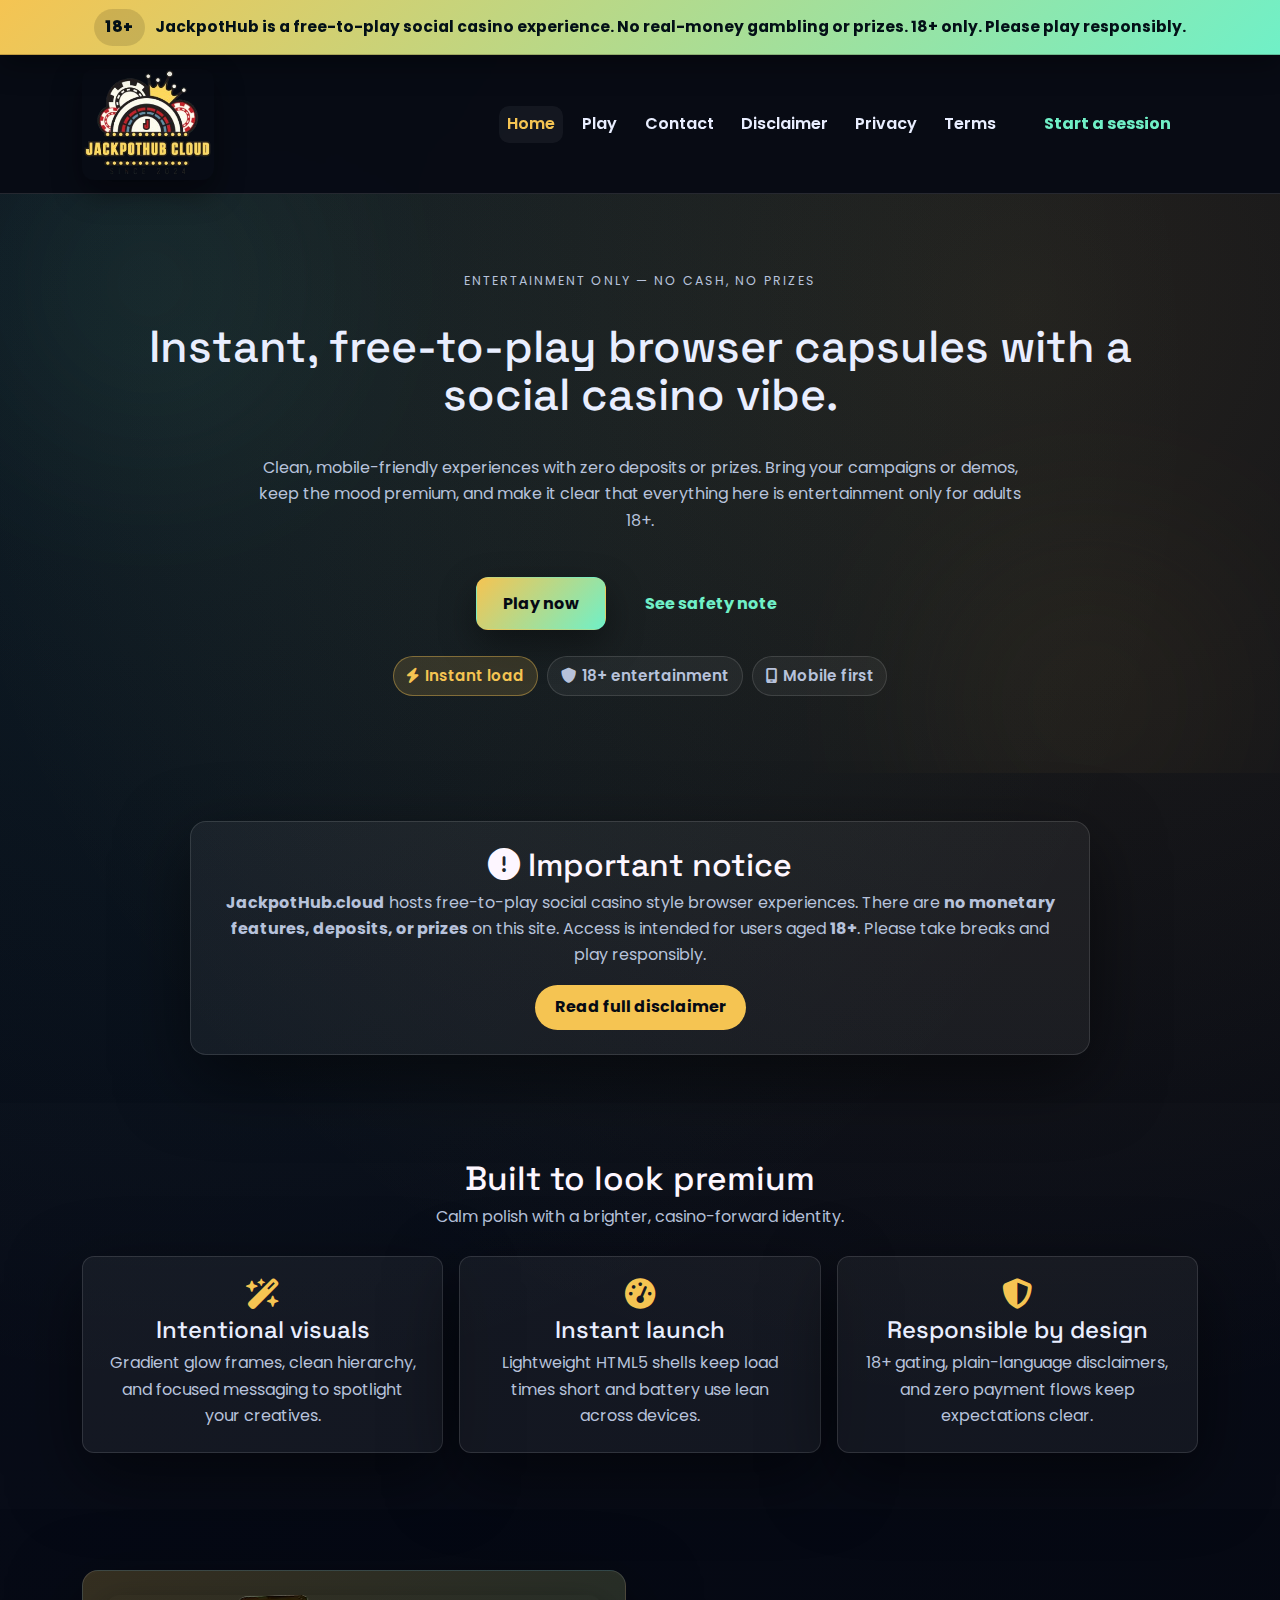
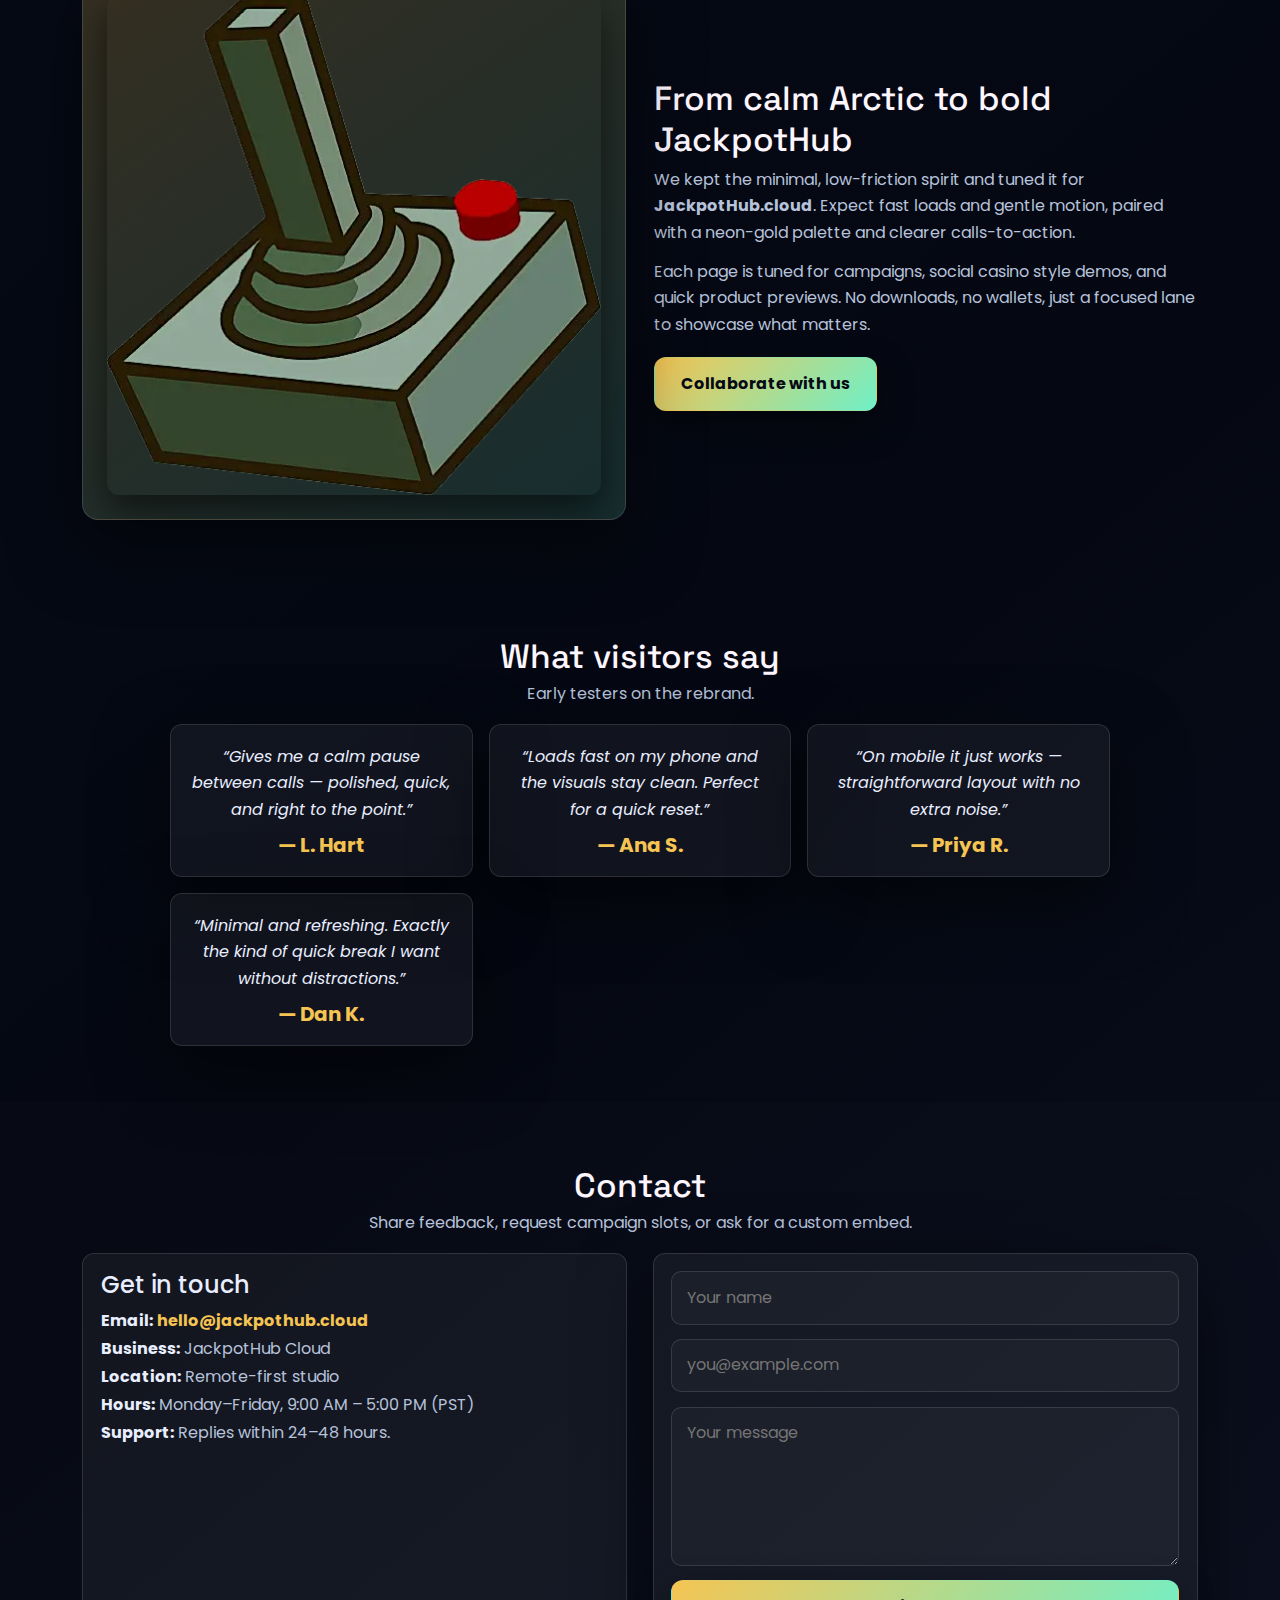
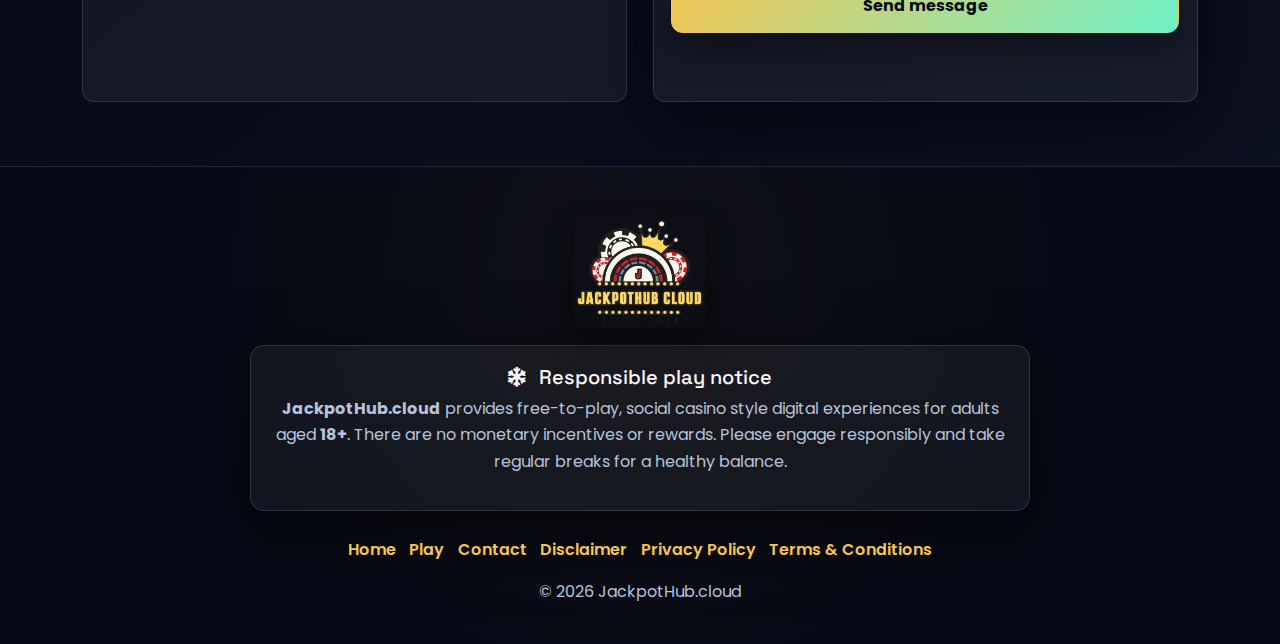
<file: index.html>
<!doctype html>
<html lang="en">
<head>
  <meta charset="utf-8">
  <meta name="viewport" content="width=device-width, initial-scale=1">
  <title>JackpotHub.cloud — Social casino style play, no cash required</title>
  <meta name="description" content="JackpotHub.cloud is a clean, free-to-play hub for social casino style browser games. Instant access, 18+ only, no deposits or prizes.">
  <link rel="preconnect" href="https://fonts.googleapis.com">
  <link rel="preconnect" href="https://fonts.gstatic.com" crossorigin>
  <link href="https://fonts.googleapis.com/css2?family=Poppins:wght@400;500;600;700&family=Space+Grotesk:wght@500;600;700&display=swap" rel="stylesheet">
  <link href="https://cdn.jsdelivr.net/npm/bootstrap@5.3.3/dist/css/bootstrap.min.css" rel="stylesheet">
  <link rel="stylesheet" href="https://cdnjs.cloudflare.com/ajax/libs/font-awesome/6.5.2/css/all.min.css">
  <style>
:root{
  --bg: #060a14;
  --panel: rgba(255,255,255,0.05);
  --panel-strong: rgba(255,255,255,0.08);
  --text: #e9eeff;
  --muted: #b7c2db;
  --heading: #fdf6ff;
  --accent: #f5c452;
  --accent-2: #70f0c7;
  --border: rgba(255,255,255,0.12);
  --radius: 14px;
  --font-heading: "Space Grotesk", "Inter", system-ui, sans-serif;
  --font-body: "Poppins", "Inter", system-ui, sans-serif;
  --shadow: 0 24px 70px rgba(0,0,0,0.5);
}

*{box-sizing:border-box}
body{
  margin:0;
  font-family:var(--font-body);
  background:
    radial-gradient(circle at 15% 10%, rgba(112,240,199,0.08), transparent 28%),
    radial-gradient(circle at 80% 8%, rgba(245,196,82,0.12), transparent 30%),
    linear-gradient(140deg, #070c19, #050812 60%, #0b1021);
  color:var(--text);
  line-height:1.65;
  min-height:100vh;
  -webkit-font-smoothing:antialiased;
}
a{color:var(--accent-2); text-decoration:none; transition:color .18s, opacity .18s}
a:hover{color:var(--accent); opacity:0.9}
.link-accent{color:var(--accent); font-weight:700}
.link-accent:hover{color:var(--accent-2)}
img{max-width:100%; display:block}

.container{width:min(1140px, 100% - 2rem); margin:0 auto}

.notice-banner{
  background:linear-gradient(135deg, var(--accent), var(--accent-2));
  color:#031017;
  padding:0.55rem 0;
  text-align:center;
  font-weight:700;
  border-bottom:1px solid rgba(0,0,0,0.2);
  box-shadow:0 10px 28px rgba(0,0,0,0.35);
  position:relative;
  z-index:70;
}
.banner-inner{
  display:flex;
  align-items:center;
  justify-content:center;
  gap:0.65rem;
  flex-wrap:wrap;
  font-size:0.97rem;
}
.banner-pill{
  background:rgba(0,0,0,0.12);
  color:#031017;
  padding:0.35rem 0.7rem;
  border-radius:999px;
  font-weight:800;
  letter-spacing:0.5px;
}

.jackpothub-cloud-nav{
  background:rgba(6,10,20,0.92);
  border-bottom:1px solid var(--border);
  backdrop-filter:blur(14px);
  position:sticky;
  top:0;
  z-index:60;
  padding:0.85rem 0;
}
.jackpothub-cloud-nav .navbar-brand{
  display:flex;
  align-items:center;
  gap:0.65rem;
  padding:0;
}
.brand-logo{
  width:132px;
  height:auto;
  display:block;
  border-radius:12px;
  box-shadow:0 12px 30px rgba(0,0,0,0.45);
}
.jackpothub-cloud-nav .nav-link{
  color:var(--text);
  font-weight:600;
  margin:0 0.35rem;
  padding:0.35rem 0.65rem;
  border-radius:10px;
  transition:background .15s, color .15s;
}
.jackpothub-cloud-nav .nav-link.active,
.jackpothub-cloud-nav .nav-link:hover{
  background:var(--panel);
  color:var(--accent);
}
.navbar-toggler{
  border:1px solid var(--border);
  color:var(--text);
}
.navbar-toggler:focus{box-shadow:0 0 0 3px rgba(112,240,199,0.18)}

.jackpothub-cloud-btn{
  display:inline-flex;
  align-items:center;
  justify-content:center;
  gap:0.4rem;
  padding:0.78rem 1.6rem;
  border-radius:12px;
  font-weight:700;
  border:1px solid transparent;
  cursor:pointer;
  transition:transform .16s ease, box-shadow .2s ease, background .2s ease, color .2s ease;
  text-decoration:none;
}
.jackpothub-cloud-btn.primary{
  background:linear-gradient(135deg, var(--accent), var(--accent-2));
  color:#060a14;
  box-shadow:0 14px 36px rgba(0,0,0,0.4);
}
.jackpothub-cloud-btn.primary:hover{transform:translateY(-2px)}
.jackpothub-cloud-btn.ghost{
  background:var(--panel);
  border-color:var(--border);
  color:var(--text);
}
.jackpothub-cloud-btn.ghost:hover{color:var(--accent)}

.eyebrow{
  text-transform:uppercase;
  letter-spacing:2px;
  font-size:0.78rem;
  color:var(--muted);
  margin:0 0 0.35rem;
}
.section-title{
  font-family:var(--font-heading);
  color:var(--heading);
  font-size:2.1rem;
  margin:0 0 0.45rem;
}
.section-sub{margin:0 0 1rem; color:var(--muted)}

.jackpothub-cloud-hero{
  position:relative;
  padding:clamp(3rem, 6vw, 4.8rem) 0;
  overflow:hidden;
}
.jackpothub-cloud-hero::before,
.jackpothub-cloud-hero::after{
  content:"";
  position:absolute;
  width:420px; height:420px;
  border-radius:50%;
  filter:blur(120px);
  opacity:0.35;
  z-index:0;
}
.jackpothub-cloud-hero::before{top:-120px; left:-60px; background:radial-gradient(circle, rgba(112,240,199,0.45), transparent 60%)}
.jackpothub-cloud-hero::after{bottom:-140px; right:-20px; background:radial-gradient(circle, rgba(245,196,82,0.45), transparent 60%)}
.hero-inner{
  position:relative;
  z-index:1;
  display:grid;
  grid-template-columns:1fr;
  gap:1.6rem;
  text-align:center;
}
.hero-title{
  font-family:var(--font-heading);
  font-size:2.8rem;
  line-height:1.08;
  margin:0 0 0.6rem;
}
.hero-sub{
  color:var(--muted);
  margin:0 auto;
  max-width:780px;
}
.hero-cta{display:flex; justify-content:center; gap:0.8rem; flex-wrap:wrap; margin-top:1.1rem}
.hero-badges{
  display:flex;
  justify-content:center;
  gap:0.6rem;
  flex-wrap:wrap;
}
.pill{
  display:inline-flex;
  align-items:center;
  gap:0.35rem;
  padding:0.4rem 0.8rem;
  border-radius:999px;
  background:var(--panel);
  border:1px solid var(--border);
  color:var(--muted);
  font-weight:600;
  font-size:0.95rem;
}
.pill.accent{
  background:rgba(245,196,82,0.14);
  color:var(--accent);
  border-color:rgba(245,196,82,0.4);
}

.jackpothub-cloud-disclaimer-card{padding:3rem 0}
.disclaimer-box{
  max-width:900px;
  margin:0 auto;
  background:var(--panel);
  border:1px solid var(--border);
  padding:1.4rem;
  border-radius:16px;
  text-align:center;
  box-shadow:var(--shadow);
}
.disclaimer-title{
  color:var(--heading);
  margin:0 0 0.35rem;
  font-family:var(--font-heading);
}
.disclaimer-heading{
  margin:0 0 0.4rem;
  color:var(--heading);
  font-family:var(--font-heading);
}
.disclaimer-text{color:var(--muted); margin:0 0 1rem}
.disclaimer-btn{
  background:var(--accent);
  color:#060a14;
  padding:0.6rem 1.25rem;
  border-radius:999px;
  font-weight:700;
  display:inline-block;
}
.disclaimer-btn:hover{background:var(--accent-2); color:#02150f}

.jackpothub-cloud-play{
  padding:3.5rem 0;
  text-align:center;
}
.game-wrapper{
  margin:2rem auto;
  display:flex;
  justify-content:center;
}
.game-wrapper > .w-100{
  width:100%;
  max-width:920px;
  text-align:center;
}
.game-frame{
  position:relative;
  width:100%;
  max-width:920px;
  border-radius:14px;
  overflow:hidden;
  background:linear-gradient(160deg, rgba(245,196,82,0.14), rgba(112,240,199,0.08));
  border:1px solid var(--border);
  box-shadow:0 16px 40px rgba(0,0,0,0.45);
}
.game-frame::before{content:""; display:block; padding-top:56.25%;}
.game-frame iframe{
  position:absolute;
  inset:0;
  width:100%;
  height:100%;
  border:0;
}
.game-caption{
  margin-top:0.5rem;
  color:var(--muted);
  font-weight:600;
}

.jackpothub-cloud-features{
  padding:3.5rem 0;
  background:rgba(255,255,255,0.01);
}
.feature-grid{
  display:grid;
  grid-template-columns:repeat(auto-fit, minmax(240px,1fr));
  gap:1rem;
  margin-top:1.6rem;
}
.feature-box{
  background:var(--panel);
  border:1px solid var(--border);
  padding:1.4rem;
  border-radius:12px;
  color:var(--text);
  transition:transform .16s, box-shadow .16s;
  box-shadow:var(--shadow);
}
.feature-box:hover{transform:translateY(-4px); box-shadow:0 18px 46px rgba(0,0,0,0.6)}
.feature-icon{font-size:1.9rem; color:var(--accent); margin-bottom:0.4rem}
.feature-box h4{margin:0 0 0.35rem; font-family:var(--font-heading)}
.feature-box p{margin:0; color:var(--muted)}

.jackpothub-cloud-about{padding:3.8rem 0}
.about-grid{
  display:grid;
  grid-template-columns:1fr 1fr;
  gap:1.8rem;
  align-items:center;
}
.about-visual{
  background:linear-gradient(145deg, rgba(245,196,82,0.2), rgba(112,240,199,0.16));
  border:1px solid var(--border);
  border-radius:16px;
  padding:1.5rem;
  position:relative;
  box-shadow:var(--shadow);
  overflow:hidden;
}
.about-visual img{border-radius:12px; box-shadow:0 16px 36px rgba(0,0,0,0.55)}
.about-text p{color:var(--muted); margin:0 0 0.8rem}
.about-text .jackpothub-cloud-btn{margin-top:0.4rem}

.jackpothub-cloud-reviews{
  padding:3.5rem 0;
  text-align:center;
}
.reviews-grid{
  max-width:940px;
  margin:0 auto;
  display:grid;
  grid-template-columns:repeat(auto-fit, minmax(260px,1fr));
  gap:1rem;
}
.review-card{
  background:var(--panel);
  border:1px solid var(--border);
  padding:1.2rem;
  border-radius:12px;
  box-shadow:var(--shadow);
}
.review-text{font-style:italic; color:var(--text); margin:0 0 0.6rem}
.review-author{color:var(--accent); font-weight:700; margin:0}

.jackpothub-cloud-contact{
  background:rgba(255,255,255,0.01);
  padding:4rem 0;
}
.contact-grid{
  display:grid;
  grid-template-columns:1fr 1fr;
  gap:1.6rem;
}
.contact-info{
  background:var(--panel);
  border:1px solid var(--border);
  border-radius:12px;
  padding:1.1rem;
  color:var(--text);
}
.contact-info p{margin:0.1rem 0; color:var(--muted)}
.contact-info strong{color:var(--text)}
.contact-form{
  background:var(--panel);
  border:1px solid var(--border);
  border-radius:12px;
  padding:1.1rem;
  display:flex;
  flex-direction:column;
  gap:0.9rem;
  box-shadow:var(--shadow);
}
.contact-form input,
.contact-form textarea{
  width:100%;
  padding:0.78rem 0.9rem;
  border-radius:10px;
  border:1px solid var(--border);
  background:rgba(255,255,255,0.03);
  color:var(--text);
  font-size:1rem;
  transition:border .16s, box-shadow .16s;
}
.contact-form input:focus,
.contact-form textarea:focus{
  outline:none;
  border-color:var(--accent-2);
  box-shadow:0 0 0 3px rgba(112,240,199,0.18);
}
.form-status{
  min-height:20px;
  color:var(--muted);
}
.form-status.success{color:#8ef8c8}
.form-status.error{color:#f5c452}

.jackpothub-cloud-legal{
  background:rgba(255,255,255,0.02);
  border-top:1px solid var(--border);
  border-bottom:1px solid var(--border);
  padding:3.5rem 0;
}
.jackpothub-cloud-legal .section-title{text-align:center}
.jackpothub-cloud-legal .subheading{
  color:var(--accent);
  font-size:1.15rem;
  margin:1.6rem 0 0.4rem;
}
.jackpothub-cloud-legal p{
  color:var(--muted);
  margin:0 0 1rem;
}

.jackpothub-cloud-footer{
  background:rgba(6,10,20,0.95);
  color:var(--text);
  text-align:center;
  padding:3.2rem 1rem 2.4rem;
  border-top:1px solid var(--border);
  position:relative;
  overflow:hidden;
}
.jackpothub-cloud-footer::before{
  content:"";
  position:absolute;
  inset:0;
  background:radial-gradient(circle at 50% 20%, rgba(245,196,82,0.04), transparent 65%);
  z-index:0;
}
.jackpothub-cloud-footer .container{position:relative; z-index:1}
.footer-brand{
  display:flex;
  align-items:center;
  justify-content:center;
  gap:0.7rem;
  margin-bottom:1rem;
}
.footer-disclaimer{
  background:var(--panel);
  border:1px solid var(--border);
  color:var(--muted);
  max-width:780px;
  margin:0 auto 1.6rem;
  padding:1.2rem;
  border-radius:14px;
  box-shadow:var(--shadow);
}
.footer-links{
  display:flex;
  justify-content:center;
  gap:0.85rem;
  flex-wrap:wrap;
  padding:0;
  margin:0 0 1rem;
  list-style:none;
}
.footer-links a{
  color:var(--accent);
  font-weight:600;
}
.footer-links a:hover{color:var(--accent-2)}
.footer-copy{
  color:var(--muted);
  margin:0;
}

.jackpothub-cloud-popup{
  position:fixed;
  inset:0;
  display:flex;
  align-items:center;
  justify-content:center;
  background:rgba(0,0,0,0.82);
  z-index:9999;
  opacity:0;
  visibility:hidden;
  transition:opacity .2s, visibility .2s;
  padding:1rem;
}
.jackpothub-cloud-popup.active{opacity:1; visibility:visible}
.jackpothub-cloud-popup .popup-inner{
  background:linear-gradient(160deg, rgba(6,10,20,0.96), rgba(6,10,20,0.98));
  border:1px solid var(--border);
  color:var(--text);
  padding:1.6rem;
  border-radius:14px;
  max-width:520px;
  text-align:center;
  box-shadow:var(--shadow);
}
.jackpothub-cloud-popup h3{margin:0 0 0.4rem; color:var(--heading)}
.jackpothub-cloud-popup p{margin:0 0 0.8rem; color:var(--muted)}
.popup-buttons{display:flex; justify-content:center; gap:0.6rem; flex-wrap:wrap}
.popup-buttons .exit{background:transparent; border:1px solid var(--border); color:var(--heading)}
.popup-buttons .exit:hover{background:var(--panel)}

.jackpothub-cloud-scroll{
  position:fixed;
  right:22px;
  bottom:22px;
  width:44px;
  height:44px;
  border-radius:50%;
  border:none;
  background:var(--accent);
  color:#060a14;
  display:flex;
  align-items:center;
  justify-content:center;
  cursor:pointer;
  box-shadow:0 14px 34px rgba(0,0,0,0.55);
  opacity:0;
  visibility:hidden;
  transition:all .16s;
  z-index:90;
}
.jackpothub-cloud-scroll.show{opacity:1; visibility:visible}
.jackpothub-cloud-scroll:hover{background:var(--accent-2)}

.sr-only{
  position:absolute;
  width:1px;
  height:1px;
  padding:0;
  margin:-1px;
  overflow:hidden;
  clip:rect(0,0,0,0);
  border:0;
}

@media (max-width: 992px){
  .about-grid,
  .contact-grid{
    grid-template-columns:1fr;
  }
  .hero-title{font-size:2.4rem}
}
@media (max-width: 768px){
  .hero-title{font-size:2.05rem}
  .game-frame{max-width:100%}
  .jackpothub-cloud-nav{padding:0.75rem 0}
}
@media (max-width: 576px){
  .hero-cta{flex-direction:column}
  .brand-logo{width:114px}
}

</style>
</head>
<body class="jackpothub-cloud jackpothub-cloud-z3e9">

<div class="notice-banner notice-banner-p4o3">
  <div class="container container-g1j0 banner-inner banner-inner-u7q0">
    <span class="banner-pill banner-pill-d9v2">18+</span>
    <span>JackpotHub is a free-to-play social casino experience. No real-money gambling or prizes. 18+ only. Please play responsibly.</span>
  </div>
</div>

<!-- NAVBAR -->
<nav class="navbar navbar-o8m1 navbar-expand-lg navbar-expand-lg-m6y6 jackpothub-cloud-nav jackpothub-cloud-nav-e3l3">
  <div class="container container-g1j0 d-flex d-flex-q5f2 align-items-center align-items-center-v5i0 justify-content-between justify-content-between-v2r9">
    <a class="navbar-brand navbar-brand-d6z2" href="/">
      <img class="brand-logo brand-logo-c2e3" src="assets/img.png" alt="JackpotHub logo">
      <span class="sr-only sr-only-b4d1">JackpotHub.cloud</span>
    </a>
    <button class="navbar-toggler navbar-toggler-f6h3" type="button" data-bs-toggle="collapse" data-bs-target="#navMenu" aria-controls="navMenu" aria-expanded="false" aria-label="Toggle navigation">
      <span class="navbar-toggler-icon navbar-toggler-icon-x7i3"><i class="fas fas-c9r9 fa-bars fa-bars-y5b5"></i></span>
    </button>

    <div class="collapse collapse-x7l4 navbar-collapse navbar-collapse-v4r1 justify-content-end justify-content-end-h6f4" id="navMenu">
      <ul class="navbar-nav navbar-nav-z1y4 mb-2 mb-2-n8v5 mb-lg-0 mb-lg-0-j9a1 align-items-lg-center align-items-lg-center-g5m2">
        <li class="nav-item nav-item-x5e8"><a class="nav-link nav-link-m0o7 active active-t4d0" href="#home">Home</a></li>
        <li class="nav-item nav-item-x5e8"><a class="nav-link nav-link-m0o7" href="/play">Play</a></li>
        <li class="nav-item nav-item-x5e8"><a class="nav-link nav-link-m0o7" href="#contact">Contact</a></li>
        <li class="nav-item nav-item-x5e8"><a class="nav-link nav-link-m0o7" href="/disclaimer">Disclaimer</a></li>
        <li class="nav-item nav-item-x5e8"><a class="nav-link nav-link-m0o7" href="/privacy-policy">Privacy</a></li>
        <li class="nav-item nav-item-x5e8"><a class="nav-link nav-link-m0o7" href="/terms-and-conditions">Terms</a></li>
        <li class="nav-item nav-item-x5e8 ms-lg-2 ms-lg-2-k9n5">
          <a class="jackpothub-cloud-btn jackpothub-cloud-btn-g5k6 outline outline-x3a2" href="/play">Start a session</a>
        </li>
      </ul>
    </div>
  </div>
</nav>

<!-- HERO -->
<section id="home" class="jackpothub-cloud-hero jackpothub-cloud-hero-c8o7">
  <div class="container container-g1j0 hero-inner hero-inner-y5d4 text-center text-center-v3f6">
    <p class="eyebrow eyebrow-n6j7">Entertainment only — no cash, no prizes</p>
    <h1 class="hero-title hero-title-i8o2">Instant, free-to-play browser capsules with a social casino vibe.</h1>
    <p class="hero-sub hero-sub-f5g2">
      Clean, mobile-friendly experiences with zero deposits or prizes. Bring your campaigns or demos,
      keep the mood premium, and make it clear that everything here is entertainment only for adults 18+.
    </p>
    <div class="hero-cta hero-cta-w8a3">
      <a href="/play" class="jackpothub-cloud-btn jackpothub-cloud-btn-g5k6 primary primary-e8e2">Play now</a>
      <a href="#disclaimer-block" class="jackpothub-cloud-btn jackpothub-cloud-btn-g5k6 outline outline-x3a2">See safety note</a>
    </div>
    <div class="hero-badges hero-badges-t9v9">
      <span class="pill pill-n7n0 accent accent-r8f9"><i class="fa-solid fa-solid-i1m6 fa-bolt fa-bolt-s5i5"></i>Instant load</span>
      <span class="pill pill-n7n0"><i class="fa-solid fa-solid-i1m6 fa-shield fa-shield-h6v6"></i>18+ entertainment</span>
      <span class="pill pill-n7n0"><i class="fa-solid fa-solid-i1m6 fa-mobile-screen fa-mobile-screen-q0m5"></i>Mobile first</span>
    </div>
  </div>
</section>

<!-- DISCLAIMER CARD -->
<section id="disclaimer-block" class="jackpothub-cloud-disclaimer-card jackpothub-cloud-disclaimer-card-x3w7 text-center text-center-v3f6" aria-labelledby="disclaimer-title">
  <div class="container container-g1j0">
    <div class="disclaimer-box disclaimer-box-b8y8 mx-auto mx-auto-z9k5 p-4 p-4-i7c6">
      <h2 id="disclaimer-title" class="disclaimer-title disclaimer-title-j4f1">
        <i class="fas fas-c9r9 fa-circle-exclamation fa-circle-exclamation-l6e8"></i> Important notice
      </h2>
      <p class="disclaimer-text disclaimer-text-x5r2">
        <strong>JackpotHub.cloud</strong> hosts free-to-play social casino style browser experiences.
        There are <strong>no monetary features, deposits, or prizes</strong> on this site.
        Access is intended for users aged <strong>18+</strong>. Please take breaks and play responsibly.
      </p>
      <a href="/disclaimer" class="disclaimer-btn disclaimer-btn-j8p4">Read full disclaimer</a>
    </div>
  </div>
</section>

<!-- FEATURES -->
<section id="features" class="jackpothub-cloud-features jackpothub-cloud-features-m0c2">
  <div class="container container-g1j0 text-center text-center-v3f6">
    <h2 class="section-title section-title-p9a8 mb-1 mb-1-e5k0">Built to look premium</h2>
    <p class="section-sub section-sub-q2n7">Calm polish with a brighter, casino-forward identity.</p>
    <div class="feature-grid feature-grid-q9w8">
      <div class="feature-box feature-box-f0h1">
        <i class="fa-solid fa-solid-i1m6 fa-wand-magic-sparkles fa-wand-magic-sparkles-d0u8 feature-icon feature-icon-b0g2"></i>
        <h4>Intentional visuals</h4>
        <p>Gradient glow frames, clean hierarchy, and focused messaging to spotlight your creatives.</p>
      </div>
      <div class="feature-box feature-box-f0h1">
        <i class="fa-solid fa-solid-i1m6 fa-gauge-high fa-gauge-high-t7l5 feature-icon feature-icon-b0g2"></i>
        <h4>Instant launch</h4>
        <p>Lightweight HTML5 shells keep load times short and battery use lean across devices.</p>
      </div>
      <div class="feature-box feature-box-f0h1">
        <i class="fa-solid fa-solid-i1m6 fa-shield-halved fa-shield-halved-y4r3 feature-icon feature-icon-b0g2"></i>
        <h4>Responsible by design</h4>
        <p>18+ gating, plain-language disclaimers, and zero payment flows keep expectations clear.</p>
      </div>
    </div>
  </div>
</section>

<!-- ABOUT -->
<section id="about" class="jackpothub-cloud-about jackpothub-cloud-about-e2w5">
  <div class="container container-g1j0">
    <div class="about-grid about-grid-n9s2">
      <div class="about-visual about-visual-a0f9">
        <img src="assets/herobackground01.webp" alt="JackpotHub hero collage">
      </div>
      <div class="about-text about-text-l5t2">
        <h2 class="section-title section-title-p9a8">From calm Arctic to bold JackpotHub</h2>
        <p>
          We kept the minimal, low-friction spirit and tuned it for <strong>JackpotHub.cloud</strong>.
          Expect fast loads and gentle motion, paired with a neon-gold palette and clearer calls-to-action.
        </p>
        <p>
          Each page is tuned for campaigns, social casino style demos, and quick product previews. No downloads, no wallets,
          just a focused lane to showcase what matters.
        </p>
        <a href="#contact" class="jackpothub-cloud-btn jackpothub-cloud-btn-g5k6 primary primary-e8e2">Collaborate with us</a>
      </div>
    </div>
  </div>
</section>

<!-- REVIEWS -->
<section id="reviews" class="jackpothub-cloud-reviews jackpothub-cloud-reviews-g1w8">
  <div class="container container-g1j0">
    <h2 class="section-title section-title-p9a8 mb-1 mb-1-e5k0 text-center text-center-v3f6">What visitors say</h2>
    <p class="section-sub section-sub-q2n7 text-center text-center-v3f6">Early testers on the rebrand.</p>
    <div class="reviews-grid reviews-grid-j1j6">
      <div class="review-card review-card-f9q7">
        <p class="review-text review-text-d7o9">“Gives me a calm pause between calls — polished, quick, and right to the point.”</p>
        <h5 class="review-author review-author-g0v2">— L. Hart</h5>
      </div>
      <div class="review-card review-card-f9q7">
        <p class="review-text review-text-d7o9">“Loads fast on my phone and the visuals stay clean. Perfect for a quick reset.”</p>
        <h5 class="review-author review-author-g0v2">— Ana S.</h5>
      </div>
      <div class="review-card review-card-f9q7">
        <p class="review-text review-text-d7o9">“On mobile it just works — straightforward layout with no extra noise.”</p>
        <h5 class="review-author review-author-g0v2">— Priya R.</h5>
      </div>
      <div class="review-card review-card-f9q7">
        <p class="review-text review-text-d7o9">“Minimal and refreshing. Exactly the kind of quick break I want without distractions.”</p>
        <h5 class="review-author review-author-g0v2">— Dan K.</h5>
      </div>
    </div>
  </div>
</section>

<!-- CONTACT -->
<section id="contact" class="jackpothub-cloud-contact jackpothub-cloud-contact-y3q1">
  <div class="container container-g1j0">
    <h2 class="section-title section-title-p9a8 text-center text-center-v3f6 mb-1 mb-1-e5k0">Contact</h2>
    <p class="section-sub section-sub-q2n7 text-center text-center-v3f6">Share feedback, request campaign slots, or ask for a custom embed.</p>

    <div class="contact-grid contact-grid-x1h0">
      <div class="contact-info contact-info-v7t1">
        <h4>Get in touch</h4>
        <p><strong>Email:</strong> <a href="mailto:hello@jackpothub.cloud" class="link-accent link-accent-t0s6">hello@jackpothub.cloud</a></p>
        <p><strong>Business:</strong> JackpotHub Cloud</p>
        <p><strong>Location:</strong> Remote-first studio</p>
        <p><strong>Hours:</strong> Monday–Friday, 9:00 AM – 5:00 PM (PST)</p>
        <p><strong>Support:</strong> Replies within 24–48 hours.</p>
      </div>

      <form id="hubForm" class="contact-form contact-form-y8n9" novalidate>
        <input type="text" id="hubName" placeholder="Your name" required minlength="2" maxlength="60">
        <input type="email" id="hubEmail" placeholder="you@example.com" required>
        <textarea id="hubMessage" rows="5" placeholder="Your message" required></textarea>
        <button type="submit" class="jackpothub-cloud-btn jackpothub-cloud-btn-g5k6 primary primary-e8e2">Send message</button>
        <p id="hubStatus" class="form-status form-status-s0n6" aria-live="polite"></p>
      </form>
    </div>
  </div>
</section>

<!-- FOOTER -->
<footer class="jackpothub-cloud-footer jackpothub-cloud-footer-y5k0">
  <div class="container container-g1j0">
    <div class="footer-brand footer-brand-p9z8">
      <img class="brand-logo brand-logo-c2e3" src="assets/img.png" alt="JackpotHub logo">
      <span class="sr-only sr-only-b4d1">JackpotHub.cloud</span>
    </div>

    <div class="footer-disclaimer footer-disclaimer-r3t2">
      <h5 class="disclaimer-heading disclaimer-heading-w8s6"><i class="fas fas-c9r9 fa-snowflake fa-snowflake-c4q3 me-2 me-2-e8c6"></i> Responsible play notice</h5>
      <p>
        <strong>JackpotHub.cloud</strong> provides free-to-play, social casino style digital experiences for adults aged
        <strong>18+</strong>. There are no monetary incentives or rewards. Please engage responsibly and take regular breaks
        for a healthy balance.
      </p>
    </div>

    <ul class="footer-links footer-links-o0s5">
      <li><a href="/">Home</a></li>
      <li><a href="/play">Play</a></li>
      <li><a href="#contact">Contact</a></li>
      <li><a href="/disclaimer">Disclaimer</a></li>
      <li><a href="/privacy-policy">Privacy Policy</a></li>
      <li><a href="/terms-and-conditions">Terms &amp; Conditions</a></li>
    </ul>

    <p class="footer-copy footer-copy-c7h0">
      © <span data-year></span> JackpotHub.cloud
    </p>
  </div>
</footer>

<!-- SCROLL TO TOP -->
<button id="hubScrollTop" class="jackpothub-cloud-scroll jackpothub-cloud-scroll-h7p4" aria-label="Scroll to top">
  <i class="fas fas-c9r9 fa-chevron-up fa-chevron-up-q5p4"></i>
</button>

<!-- Scripts -->
<script src="https://cdn.jsdelivr.net/npm/bootstrap@5.3.3/dist/js/bootstrap.bundle.min.js"></script>
<script src="assets/main.js" defer></script>
</body>
</html>
</file>
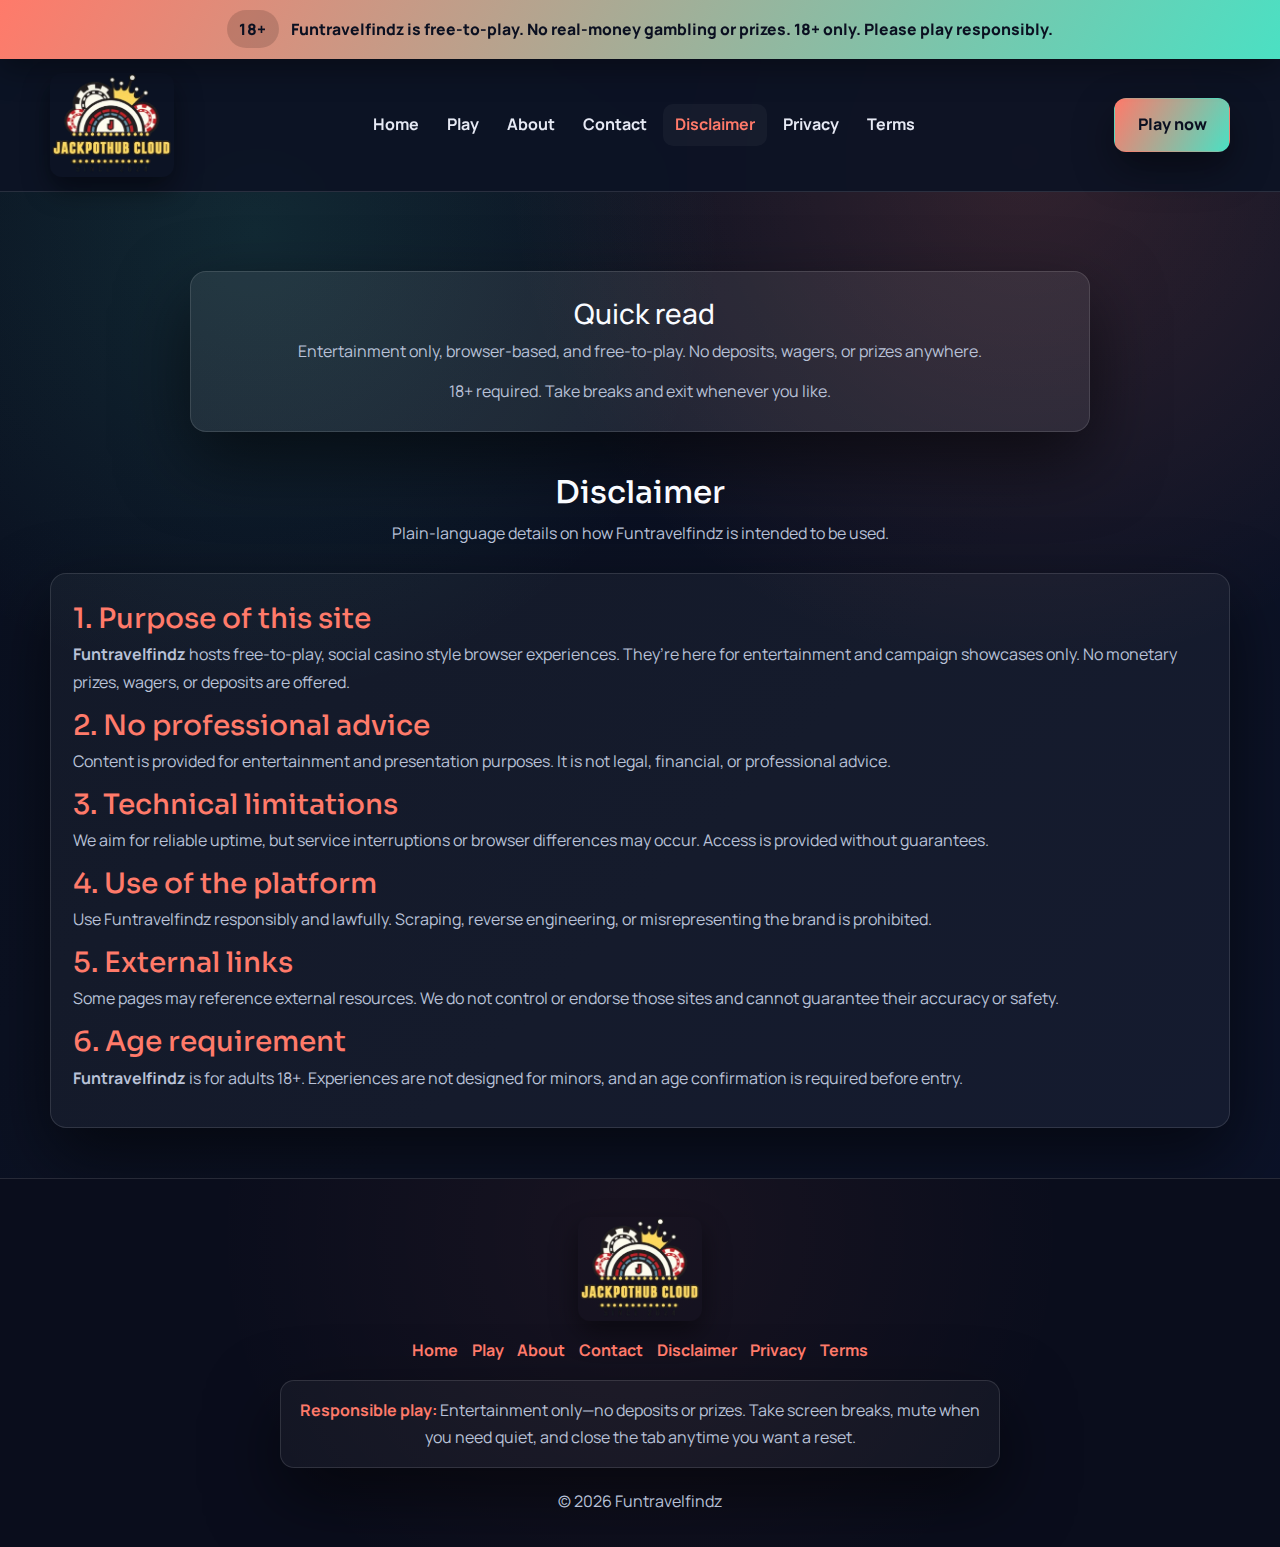
<file: disclaimer/index.html>
<!doctype html>
<html lang="en">
<head>
  <meta charset="utf-8">
  <meta name="viewport" content="width=device-width, initial-scale=1">
  <title>Disclaimer - Funtravelfindz</title>
  <meta name="description" content="Disclaimer for Funtravelfindz, a free-to-play, 18+ social casino style experience with no monetary prizes or deposits.">
  <link rel="preconnect" href="https://fonts.googleapis.com">
  <link rel="preconnect" href="https://fonts.gstatic.com" crossorigin>
  <link href="https://fonts.googleapis.com/css2?family=Manrope:wght@400;600;700&family=Sora:wght@600;700&display=swap" rel="stylesheet">
  <link href="https://cdn.jsdelivr.net/npm/bootstrap@5.3.3/dist/css/bootstrap.min.css" rel="stylesheet">
  <link rel="icon" href="/favicon.ico">
  <link rel="apple-touch-icon" href="/apple-touch-icon.png">
  <style>
:root{
  --bg: #0c1224;
  --panel: rgba(255,255,255,0.04);
  --panel-strong: rgba(255,255,255,0.08);
  --text: #e7eaf5;
  --muted: #b9c2d8;
  --heading: #f9fbff;
  --accent: #ff7a6a;
  --accent-2: #4be0c3;
  --border: rgba(255,255,255,0.12);
  --font-heading: "Sora", "Inter", system-ui, sans-serif;
  --font-body: "Manrope", "Inter", system-ui, sans-serif;
  --shadow: 0 28px 70px rgba(0,0,0,0.55);
}
*{box-sizing:border-box}
body.site-shell-h1q4{
  margin:0;
  font-family:var(--font-body);
  background:
    radial-gradient(circle at 20% 15%, rgba(75,224,195,0.12), transparent 28%),
    radial-gradient(circle at 80% 10%, rgba(255,122,106,0.16), transparent 30%),
    linear-gradient(135deg, #090f1e, #0c1224 55%, #0b1229);
  color:var(--text);
  line-height:1.7;
  min-height:100vh;
  -webkit-font-smoothing:antialiased;
}
a{color:var(--accent-2); text-decoration:none; transition:color .18s, opacity .18s}
a:hover{color:var(--accent); opacity:0.9}
.container-w9s3{width:min(1180px, 100% - 2.4rem); margin:0 auto}
.notice-banner-f7r1{background:linear-gradient(120deg, var(--accent), var(--accent-2)); color:#0b1021; padding:0.65rem 0; font-weight:800; text-align:center; position:relative; z-index:80; box-shadow:0 10px 30px rgba(0,0,0,0.35);}
.banner-inner-k3m2{display:flex; justify-content:center; align-items:center; gap:0.75rem; flex-wrap:wrap; font-size:0.98rem;}
.banner-pill-d5c8{background:rgba(0,0,0,0.14); padding:0.35rem 0.75rem; border-radius:999px; font-weight:900; letter-spacing:0.6px; color:#0b1021;}
.nav-bar-p8v4{position:sticky; top:0; z-index:70; background:rgba(12,18,36,0.92); border-bottom:1px solid var(--border); backdrop-filter:blur(18px);}
.nav-bar-p8v4 .nav-shell-b4m7{display:flex; align-items:center; justify-content:space-between; padding:0.9rem 0;}
.brand-block-j1s9{display:flex; align-items:center; gap:0.65rem;}
.brand-logo-r2t7{width:124px; border-radius:12px; box-shadow:0 12px 28px rgba(0,0,0,0.45);}
.nav-links-l7c1{display:flex; align-items:center; gap:0.25rem;}
.nav-link-b6m5{color:var(--text); padding:0.45rem 0.75rem; border-radius:10px; font-weight:700; transition:background .16s, color .16s;}
.nav-link-b6m5:hover,.nav-link-b6m5.active{background:var(--panel); color:var(--accent);}
.nav-btn-u5p4{background:linear-gradient(120deg, var(--accent), var(--accent-2)); color:#0b1021; padding:0.78rem 1.4rem; border-radius:12px; font-weight:800; border:1px solid transparent; box-shadow:0 16px 40px rgba(0,0,0,0.45);}
.nav-btn-u5p4:hover{transform:translateY(-2px)}
.section-wrap-t4c2{padding:3.1rem 0}
.section-title-d8j5{font-family:var(--font-heading); color:var(--heading); font-size:1.95rem; margin:0 0 0.55rem; text-align:center;}
.section-sub-l0r3{color:var(--muted); text-align:center; margin:0;}
.disclaimer-box-j2n8{background:var(--panel-strong); border:1px solid var(--border); border-radius:16px; padding:1.6rem; text-align:center; box-shadow:var(--shadow); max-width:900px; margin:1.8rem auto 0;}
.disclaimer-box-j2n8 h3{margin:0 0 0.45rem; color:var(--heading)}
.disclaimer-box-j2n8 p{margin:0 0 0.8rem; color:var(--muted)}
.content-block-l8p4{background:var(--panel); border:1px solid var(--border); border-radius:16px; padding:1.4rem; box-shadow:var(--shadow); margin-top:1.6rem;}
.content-block-l8p4 h3{color:var(--accent); margin-top:0.4rem; margin-bottom:0.35rem; font-family:var(--font-heading)}
.content-block-l8p4 p{color:var(--muted); margin:0 0 0.8rem}
.footer-section-y3b2{background:rgba(10,14,28,0.96); border-top:1px solid var(--border); padding:2.4rem 1rem 2rem; text-align:center; position:relative; overflow:hidden;}
.footer-section-y3b2::before{content:""; position:absolute; inset:0; background:radial-gradient(circle at 50% 15%, rgba(255,122,106,0.06), transparent 60%); z-index:0;}
.footer-inner-i6e4{position:relative; z-index:1}
.footer-brand-h7u3{display:flex; justify-content:center; align-items:center; gap:0.7rem; margin-bottom:1rem;}
.footer-links-a7u5{list-style:none; padding:0; margin:0 0 1rem; display:flex; justify-content:center; gap:0.85rem; flex-wrap:wrap;}
.footer-links-a7u5 a{color:var(--accent); font-weight:700}
.footer-links-a7u5 a:hover{color:var(--accent-2)}
.footer-copy-c2d8{color:var(--muted); margin:0}
.scroll-top-k6r5{position:fixed; right:22px; bottom:22px; width:46px; height:46px; border-radius:50%; border:none; background:var(--accent); color:#0b1021; display:flex; align-items:center; justify-content:center; cursor:pointer; box-shadow:0 16px 36px rgba(0,0,0,0.55); opacity:0; visibility:hidden; transition:all .16s; z-index:90;}
.scroll-top-k6r5.show{opacity:1; visibility:visible}
.scroll-top-k6r5:hover{background:var(--accent-2)}
.sr-only{position:absolute; width:1px; height:1px; padding:0; margin:-1px; overflow:hidden; clip:rect(0,0,0,0); border:0;}
@media (max-width: 768px){
  .nav-links-l7c1{display:none}
  .nav-bar-p8v4 .nav-shell-b4m7{flex-wrap:wrap; gap:0.75rem}
}
  </style>
</head>
<body class="site-shell-h1q4">

<div class="notice-banner-f7r1">
  <div class="container-w9s3 banner-inner-k3m2">
    <span class="banner-pill-d5c8">18+</span>
    <span>Funtravelfindz is free-to-play. No real-money gambling or prizes. 18+ only. Please play responsibly.</span>
  </div>
</div>

<header class="nav-bar-p8v4">
  <div class="container-w9s3 nav-shell-b4m7">
    <a class="brand-block-j1s9" href="/">
      <img class="brand-logo-r2t7" src="../assets/img.png" alt="Funtravelfindz logo">
      <span class="sr-only">Funtravelfindz</span>
    </a>
    <div class="nav-links-l7c1">
      <a class="nav-link-b6m5" href="/">Home</a>
      <a class="nav-link-b6m5" href="/play">Play</a>
      <a class="nav-link-b6m5" href="/#about">About</a>
      <a class="nav-link-b6m5" href="/#contact">Contact</a>
      <a class="nav-link-b6m5 active" href="/disclaimer">Disclaimer</a>
      <a class="nav-link-b6m5" href="/privacy-policy">Privacy</a>
      <a class="nav-link-b6m5" href="/terms-and-conditions">Terms</a>
    </div>
    <a class="nav-btn-u5p4" href="/play">Play now</a>
  </div>
</header>

<main>
  <section class="section-wrap-t4c2" style="padding-bottom:1.6rem">
    <div class="container-w9s3">
      <div class="disclaimer-box-j2n8">
        <h3><i class="fas fa-circle-info me-2"></i> Quick read</h3>
        <p>Entertainment only, browser-based, and free-to-play. No deposits, wagers, or prizes anywhere.</p>
        <p style="margin-bottom:0">18+ required. Take breaks and exit whenever you like.</p>
      </div>
    </div>
  </section>

  <section id="disclaimer" class="section-wrap-t4c2" style="padding-top:1rem">
    <div class="container-w9s3">
      <h2 class="section-title-d8j5">Disclaimer</h2>
      <p class="section-sub-l0r3">Plain-language details on how Funtravelfindz is intended to be used.</p>
      <div class="content-block-l8p4">
        <h3>1. Purpose of this site</h3>
        <p>
          <strong>Funtravelfindz</strong> hosts free-to-play, social casino style browser experiences. They’re here for entertainment and campaign showcases only. No monetary prizes, wagers, or deposits are offered.
        </p>
        <h3>2. No professional advice</h3>
        <p>Content is provided for entertainment and presentation purposes. It is not legal, financial, or professional advice.</p>
        <h3>3. Technical limitations</h3>
        <p>We aim for reliable uptime, but service interruptions or browser differences may occur. Access is provided without guarantees.</p>
        <h3>4. Use of the platform</h3>
        <p>Use Funtravelfindz responsibly and lawfully. Scraping, reverse engineering, or misrepresenting the brand is prohibited.</p>
        <h3>5. External links</h3>
        <p>Some pages may reference external resources. We do not control or endorse those sites and cannot guarantee their accuracy or safety.</p>
        <h3>6. Age requirement</h3>
        <p><strong>Funtravelfindz</strong> is for adults 18+. Experiences are not designed for minors, and an age confirmation is required before entry.</p>
      </div>
    </div>
  </section>
</main>

<footer class="footer-section-y3b2">
  <div class="container-w9s3 footer-inner-i6e4">
    <div class="footer-brand-h7u3">
      <img class="brand-logo-r2t7" src="../assets/img.png" alt="Funtravelfindz logo">
      <span class="sr-only">Funtravelfindz</span>
    </div>
    <ul class="footer-links-a7u5">
      <li><a href="/">Home</a></li>
      <li><a href="/play">Play</a></li>
      <li><a href="/#about">About</a></li>
      <li><a href="/#contact">Contact</a></li>
      <li><a href="/disclaimer">Disclaimer</a></li>
      <li><a href="/privacy-policy">Privacy</a></li>
      <li><a href="/terms-and-conditions">Terms</a></li>
    </ul>
    <div style="max-width:720px;margin:0 auto 1.2rem;background:var(--panel);border:1px solid var(--border);border-radius:14px;padding:1rem;box-shadow:var(--shadow);color:var(--muted);">
      <strong style="color:var(--accent)">Responsible play:</strong> Entertainment only—no deposits or prizes. Take screen breaks, mute when you need quiet, and close the tab anytime you want a reset.
    </div>
    <p class="footer-copy-c2d8">© <span data-year></span> Funtravelfindz</p>
  </div>
</footer>

<button id="hubScrollTop" class="scroll-top-k6r5" aria-label="Scroll to top">
  <i class="fas fas-w9l2 fa-chevron-up"></i>
</button>

<script src="https://cdn.jsdelivr.net/npm/bootstrap@5.3.3/dist/js/bootstrap.bundle.min.js"></script>
<script src="../assets/main.js" defer></script>
</body>
</html>
</file>
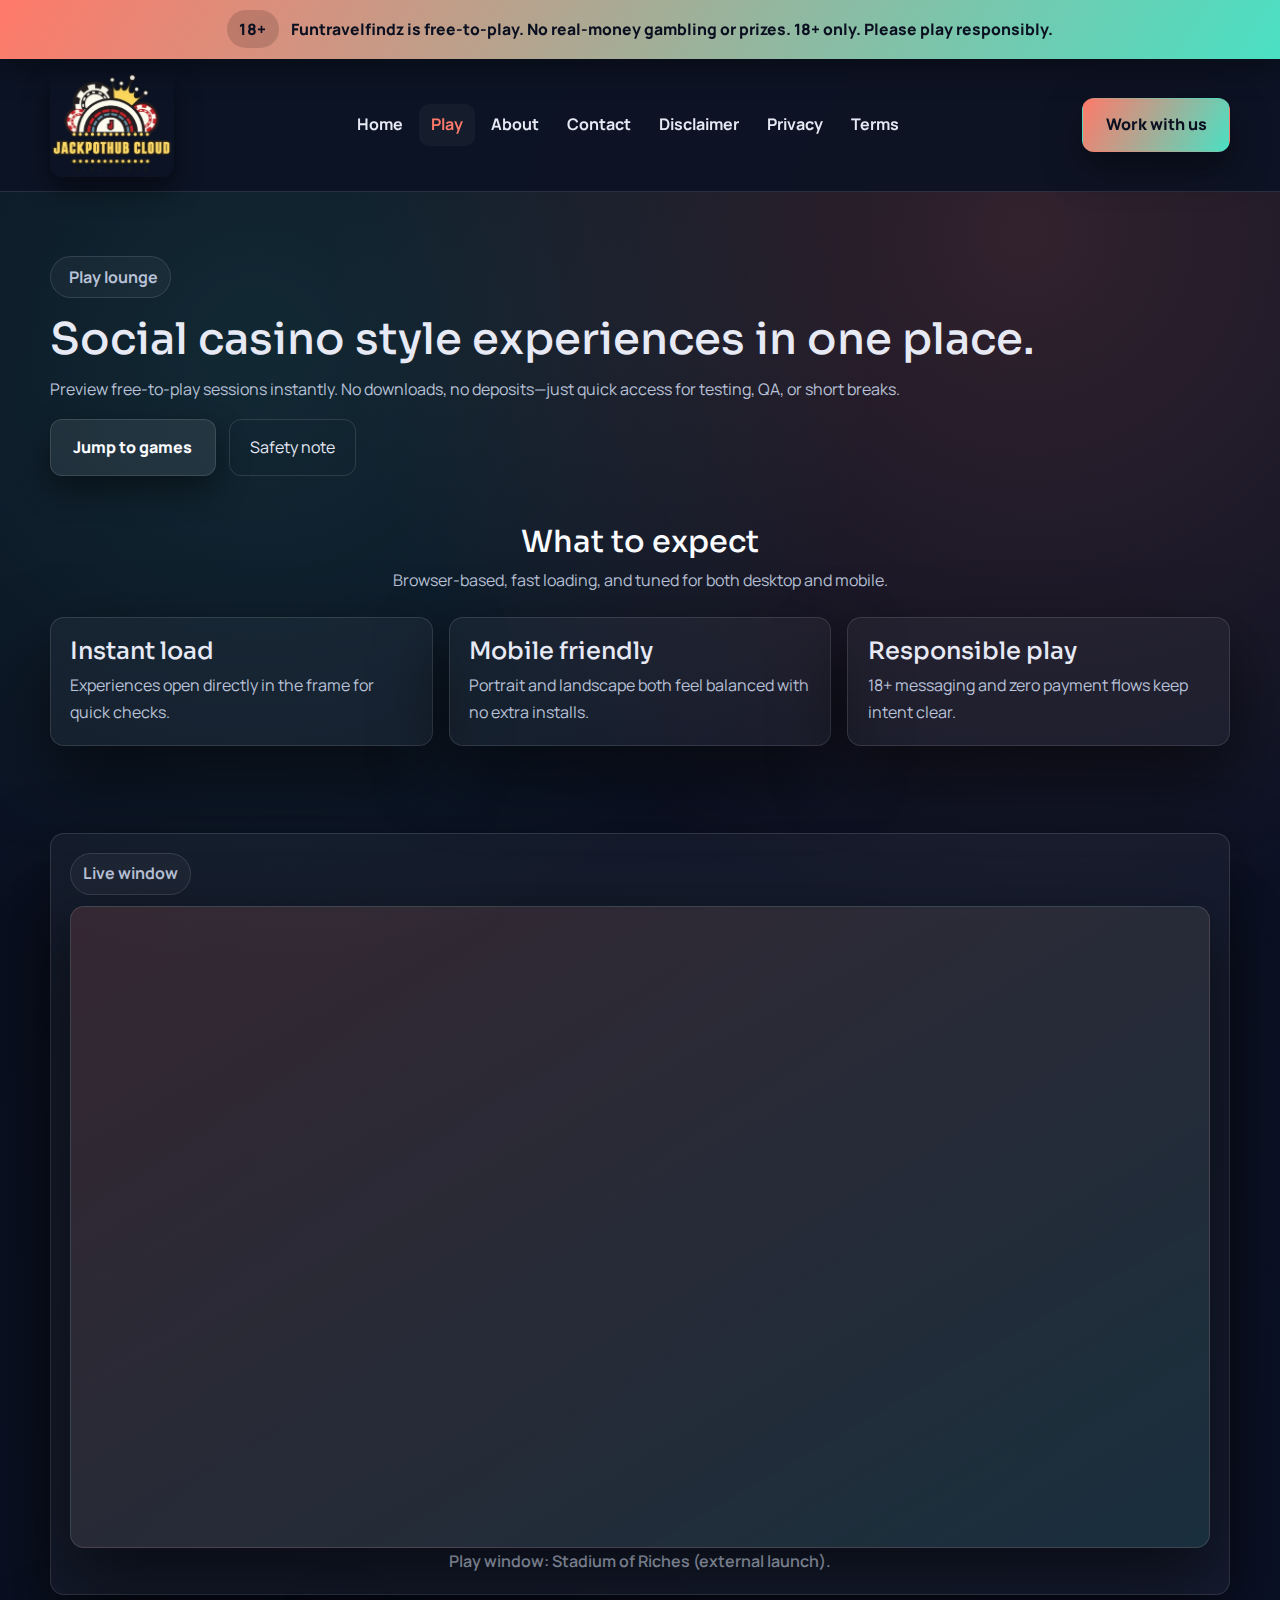
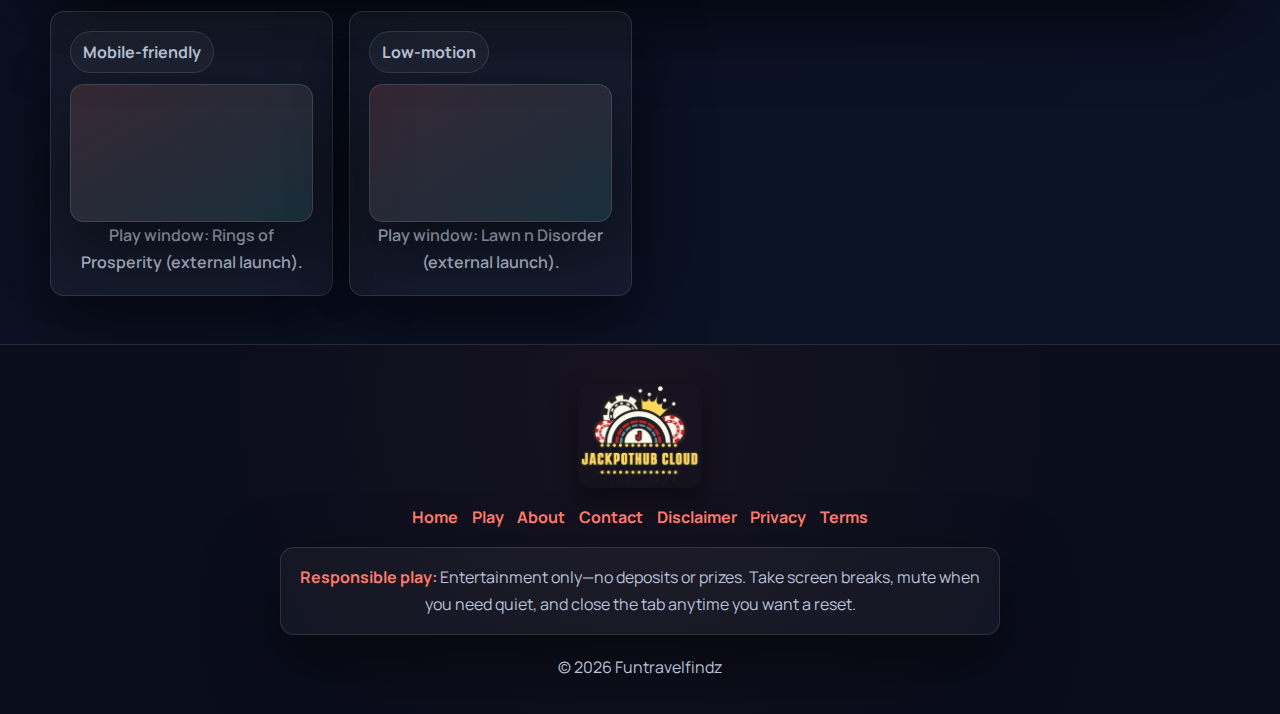
<file: play/index.html>
<!doctype html>
<html lang="en">
<head>
  <meta charset="utf-8">
  <meta name="viewport" content="width=device-width, initial-scale=1">
  <title>Play — Funtravelfindz</title>
  <meta name="description" content="Play free-to-play social casino style experiences on Funtravelfindz. No real-money gambling or prizes. 18+ only.">
  <link rel="preconnect" href="https://fonts.googleapis.com">
  <link rel="preconnect" href="https://fonts.gstatic.com" crossorigin>
  <link href="https://fonts.googleapis.com/css2?family=Manrope:wght@400;600;700&family=Sora:wght@600;700&display=swap" rel="stylesheet">
  <link href="https://cdn.jsdelivr.net/npm/bootstrap@5.3.3/dist/css/bootstrap.min.css" rel="stylesheet">
  <link rel="icon" href="/favicon.ico">
  <link rel="apple-touch-icon" href="/apple-touch-icon.png">
  <style>
:root{
  --bg: #0c1224;
  --panel: rgba(255,255,255,0.04);
  --panel-strong: rgba(255,255,255,0.08);
  --text: #e7eaf5;
  --muted: #b9c2d8;
  --heading: #f9fbff;
  --accent: #ff7a6a;
  --accent-2: #4be0c3;
  --border: rgba(255,255,255,0.12);
  --radius: 16px;
  --font-heading: "Sora", "Inter", system-ui, sans-serif;
  --font-body: "Manrope", "Inter", system-ui, sans-serif;
  --shadow: 0 28px 70px rgba(0,0,0,0.55);
}
*{box-sizing:border-box}
body.site-shell-h1q4{
  margin:0;
  font-family:var(--font-body);
  background:
    radial-gradient(circle at 20% 15%, rgba(75,224,195,0.12), transparent 28%),
    radial-gradient(circle at 80% 10%, rgba(255,122,106,0.16), transparent 30%),
    linear-gradient(135deg, #090f1e, #0c1224 55%, #0b1229);
  color:var(--text);
  line-height:1.7;
  min-height:100vh;
  -webkit-font-smoothing:antialiased;
}
a{color:var(--accent-2); text-decoration:none; transition:color .18s, opacity .18s}
a:hover{color:var(--accent); opacity:0.9}
img{max-width:100%; display:block}
.container-w9s3{width:min(1180px, 100% - 2.4rem); margin:0 auto}
.notice-banner-f7r1{background:linear-gradient(120deg, var(--accent), var(--accent-2)); color:#0b1021; padding:0.65rem 0; font-weight:800; text-align:center; position:relative; z-index:80; box-shadow:0 10px 30px rgba(0,0,0,0.35);}
.banner-inner-k3m2{display:flex; justify-content:center; align-items:center; gap:0.75rem; flex-wrap:wrap; font-size:0.98rem;}
.banner-pill-d5c8{background:rgba(0,0,0,0.14); padding:0.35rem 0.75rem; border-radius:999px; font-weight:900; letter-spacing:0.6px; color:#0b1021;}
.nav-bar-p8v4{position:sticky; top:0; z-index:70; background:rgba(12,18,36,0.92); border-bottom:1px solid var(--border); backdrop-filter:blur(18px);}
.nav-bar-p8v4 .nav-shell-b4m7{display:flex; align-items:center; justify-content:space-between; padding:0.9rem 0;}
.brand-block-j1s9{display:flex; align-items:center; gap:0.65rem;}
.brand-logo-r2t7{width:124px; border-radius:12px; box-shadow:0 12px 28px rgba(0,0,0,0.45);}
.nav-links-l7c1{display:flex; align-items:center; gap:0.25rem;}
.nav-link-b6m5{color:var(--text); padding:0.45rem 0.75rem; border-radius:10px; font-weight:700; transition:background .16s, color .16s;}
.nav-link-b6m5:hover,.nav-link-b6m5.active{background:var(--panel); color:var(--accent);}
.nav-btn-u5p4{background:linear-gradient(120deg, var(--accent), var(--accent-2)); color:#0b1021; padding:0.78rem 1.4rem; border-radius:12px; font-weight:800; border:1px solid transparent; box-shadow:0 16px 40px rgba(0,0,0,0.45);}
.nav-btn-u5p4:hover{transform:translateY(-2px)}
.hero-section-n0z9{padding:clamp(2.6rem, 6vw, 4rem) 0 2rem;}
.hero-grid-y2d6{display:grid; grid-template-columns:repeat(auto-fit, minmax(320px, 1fr)); gap:1.4rem; align-items:center;}
.hero-title-u1k8{font-family:var(--font-heading); font-size:clamp(2.2rem, 3.4vw, 2.8rem); margin:0 0 0.6rem;}
.hero-sub-v4m7{color:var(--muted); margin:0 0 1rem;}
.pill-badge-q9p0{display:inline-flex; align-items:center; gap:0.4rem; padding:0.4rem 0.75rem; border-radius:999px; background:var(--panel); border:1px solid var(--border); color:var(--muted); font-weight:700;}
.hero-actions-a8s3{display:flex; gap:0.8rem; flex-wrap:wrap;}
.primary-btn-j5c4{background:var(--panel-strong); border:1px solid var(--border); color:var(--heading); padding:0.85rem 1.4rem; border-radius:12px; font-weight:800; box-shadow:0 14px 32px rgba(0,0,0,0.45);}
.primary-btn-j5c4:hover{border-color:var(--accent)}
.ghost-btn-l2h1{border:1px solid var(--border); color:var(--text); padding:0.85rem 1.25rem; border-radius:12px; background:transparent;}
.ghost-btn-l2h1:hover{color:var(--accent)}
.section-wrap-t4c2{padding:3rem 0}
.section-title-d8j5{font-family:var(--font-heading); color:var(--heading); font-size:1.9rem; margin:0 0 0.45rem; text-align:center;}
.section-sub-l0r3{color:var(--muted); text-align:center; margin:0;}
.feature-grid-e7d4{margin-top:1.4rem; display:grid; grid-template-columns:repeat(auto-fit, minmax(240px,1fr)); gap:1rem;}
.feature-card-a5m6{background:var(--panel); border:1px solid var(--border); padding:1.2rem; border-radius:14px; box-shadow:var(--shadow);}
.feature-card-a5m6 h4{margin:0 0 0.35rem; font-family:var(--font-heading)}
.feature-card-a5m6 p{margin:0; color:var(--muted)}
.feature-icon-h3k9{font-size:1.6rem; color:var(--accent); margin-bottom:0.35rem}
.game-frame-q8n4{position:relative; width:100%; border-radius:14px; overflow:hidden; background:linear-gradient(150deg, rgba(255,122,106,0.14), rgba(75,224,195,0.1)); border:1px solid var(--border); box-shadow:var(--shadow);}
.game-frame-q8n4::before{content:""; display:block; padding-top:56.25%;}
.game-frame-q8n4 iframe{position:absolute; inset:0; width:100%; height:100%; border:0;}
.game-caption-y9s6{margin:0.6rem 0 0; color:var(--muted); font-weight:600; text-align:center;}
.footer-section-y3b2{background:rgba(10,14,28,0.96); border-top:1px solid var(--border); padding:2.4rem 1rem 2rem; text-align:center; position:relative; overflow:hidden;}
.footer-section-y3b2::before{content:""; position:absolute; inset:0; background:radial-gradient(circle at 50% 15%, rgba(255,122,106,0.06), transparent 60%); z-index:0;}
.footer-inner-i6e4{position:relative; z-index:1}
.footer-brand-h7u3{display:flex; justify-content:center; align-items:center; gap:0.7rem; margin-bottom:1rem;}
.footer-links-a7u5{list-style:none; padding:0; margin:0 0 1rem; display:flex; justify-content:center; gap:0.85rem; flex-wrap:wrap;}
.footer-links-a7u5 a{color:var(--accent); font-weight:700}
.footer-links-a7u5 a:hover{color:var(--accent-2)}
.footer-copy-c2d8{color:var(--muted); margin:0}
.scroll-top-k6r5{position:fixed; right:22px; bottom:22px; width:46px; height:46px; border-radius:50%; border:none; background:var(--accent); color:#0b1021; display:flex; align-items:center; justify-content:center; cursor:pointer; box-shadow:0 16px 36px rgba(0,0,0,0.55); opacity:0; visibility:hidden; transition:all .16s; z-index:90;}
.scroll-top-k6r5.show{opacity:1; visibility:visible}
.scroll-top-k6r5:hover{background:var(--accent-2)}
.sr-only{position:absolute; width:1px; height:1px; padding:0; margin:-1px; overflow:hidden; clip:rect(0,0,0,0); border:0;}
@media (max-width: 768px){
  .nav-links-l7c1{display:none}
  .nav-bar-p8v4 .nav-shell-b4m7{flex-wrap:wrap; gap:0.75rem}
}
  </style>
</head>
<body class="site-shell-h1q4">

<div class="notice-banner-f7r1">
  <div class="container-w9s3 banner-inner-k3m2">
    <span class="banner-pill-d5c8">18+</span>
    <span>Funtravelfindz is free-to-play. No real-money gambling or prizes. 18+ only. Please play responsibly.</span>
  </div>
</div>

<header class="nav-bar-p8v4">
  <div class="container-w9s3 nav-shell-b4m7">
    <a class="brand-block-j1s9" href="/">
      <img class="brand-logo-r2t7" src="../assets/img.png" alt="Funtravelfindz logo">
      <span class="sr-only">Funtravelfindz</span>
    </a>
    <div class="nav-links-l7c1">
      <a class="nav-link-b6m5" href="/">Home</a>
      <a class="nav-link-b6m5 active" href="/play">Play</a>
      <a class="nav-link-b6m5" href="/#about">About</a>
      <a class="nav-link-b6m5" href="/#contact">Contact</a>
      <a class="nav-link-b6m5" href="/disclaimer">Disclaimer</a>
      <a class="nav-link-b6m5" href="/privacy-policy">Privacy</a>
      <a class="nav-link-b6m5" href="/terms-and-conditions">Terms</a>
    </div>
    <a class="nav-btn-u5p4" href="/#contact">Work with us</a>
  </div>
</header>

<main>
  <section class="hero-section-n0z9">
    <div class="container-w9s3 hero-grid-y2d6">
      <div>
        <p class="pill-badge-q9p0"><i class="fa-solid fa-gamepad-modern"></i> Play lounge</p>
        <h1 class="hero-title-u1k8">Social casino style experiences in one place.</h1>
        <p class="hero-sub-v4m7">
          Preview free-to-play sessions instantly. No downloads, no deposits—just quick access for testing, QA, or short breaks.
        </p>
        <div class="hero-actions-a8s3">
          <a class="primary-btn-j5c4" href="#lounge">Jump to games</a>
          <a class="ghost-btn-l2h1" href="/disclaimer">Safety note</a>
        </div>
      </div>
    </div>
  </section>

  <section class="section-wrap-t4c2" id="lounge" style="padding-top:1rem">
    <div class="container-w9s3">
      <h2 class="section-title-d8j5">What to expect</h2>
      <p class="section-sub-l0r3">Browser-based, fast loading, and tuned for both desktop and mobile.</p>
      <div class="feature-grid-e7d4">
        <div class="feature-card-a5m6">
          <i class="fa-solid fa-bolt feature-icon-h3k9"></i>
          <h4>Instant load</h4>
          <p>Experiences open directly in the frame for quick checks.</p>
        </div>
        <div class="feature-card-a5m6">
          <i class="fa-solid fa-mobile-screen feature-icon-h3k9"></i>
          <h4>Mobile friendly</h4>
          <p>Portrait and landscape both feel balanced with no extra installs.</p>
        </div>
        <div class="feature-card-a5m6">
          <i class="fa-solid fa-shield-halved feature-icon-h3k9"></i>
          <h4>Responsible play</h4>
          <p>18+ messaging and zero payment flows keep intent clear.</p>
        </div>
      </div>
    </div>
  </section>

  <section class="section-wrap-t4c2" style="padding-top:1rem">
    <div class="container-w9s3">
      <div class="feature-grid-e7d4">
        <div class="feature-card-a5m6" style="grid-column:1/-1">
          <div class="pill-badge-q9p0" style="margin-bottom:0.7rem">Live window</div>
          <div class="game-frame-q8n4">
            <iframe src="https://released.playngonetwork.com/casino/ContainerLauncher?pid=2&gid=stadiumofriches&lang=en_GB&practice=1&channel=desktop&demo=2&refresh=1763688384036" title="Stadium of Riches" allowfullscreen loading="lazy"></iframe>
          </div>
          <p class="game-caption-y9s6">Play window: Stadium of Riches (external launch).</p>
        </div>

        <div class="feature-card-a5m6">
          <div class="pill-badge-q9p0" style="margin-bottom:0.7rem">Mobile-friendly</div>
          <div class="game-frame-q8n4">
            <iframe src="https://released.playngonetwork.com/casino/ContainerLauncher?pid=2&gid=ringsofprosperity&lang=en_GB&practice=1&channel=mobile&demo=2&refresh=1763688502976" title="Rings of Prosperity" allowfullscreen loading="lazy"></iframe>
          </div>
          <p class="game-caption-y9s6">Play window: Rings of Prosperity (external launch).</p>
        </div>

        <div class="feature-card-a5m6">
          <div class="pill-badge-q9p0" style="margin-bottom:0.7rem">Low-motion</div>
          <div class="game-frame-q8n4">
            <iframe src="https://released.playngonetwork.com/casino/ContainerLauncher?pid=2&gid=lawnndisorder&lang=en_GB&practice=1&channel=mobile&demo=2&refresh=1763688570336" title="Lawn n Disorder" allowfullscreen loading="lazy"></iframe>
          </div>
          <p class="game-caption-y9s6">Play window: Lawn n Disorder (external launch).</p>
        </div>
      </div>
    </div>
  </section>
</main>

<footer class="footer-section-y3b2">
  <div class="container-w9s3 footer-inner-i6e4">
    <div class="footer-brand-h7u3">
      <img class="brand-logo-r2t7" src="../assets/img.png" alt="Funtravelfindz logo">
      <span class="sr-only">Funtravelfindz</span>
    </div>
    <ul class="footer-links-a7u5">
      <li><a href="/">Home</a></li>
      <li><a href="/play">Play</a></li>
      <li><a href="/#about">About</a></li>
      <li><a href="/#contact">Contact</a></li>
      <li><a href="/disclaimer">Disclaimer</a></li>
      <li><a href="/privacy-policy">Privacy</a></li>
      <li><a href="/terms-and-conditions">Terms</a></li>
    </ul>
    <div style="max-width:720px;margin:0 auto 1.2rem;background:var(--panel);border:1px solid var(--border);border-radius:14px;padding:1rem;box-shadow:var(--shadow);color:var(--muted);">
      <strong style="color:var(--accent)">Responsible play:</strong> Entertainment only—no deposits or prizes. Take screen breaks, mute when you need quiet, and close the tab anytime you want a reset.
    </div>
    <p class="footer-copy-c2d8">© <span data-year></span> Funtravelfindz</p>
  </div>
</footer>

<button id="hubScrollTop" class="scroll-top-k6r5" aria-label="Scroll to top">
  <i class="fas fas-i3o7 fa-chevron-up"></i>
</button>

<script src="https://cdn.jsdelivr.net/npm/bootstrap@5.3.3/dist/js/bootstrap.bundle.min.js"></script>
<script src="../assets/main.js" defer></script>
</body>
</html>
</file>
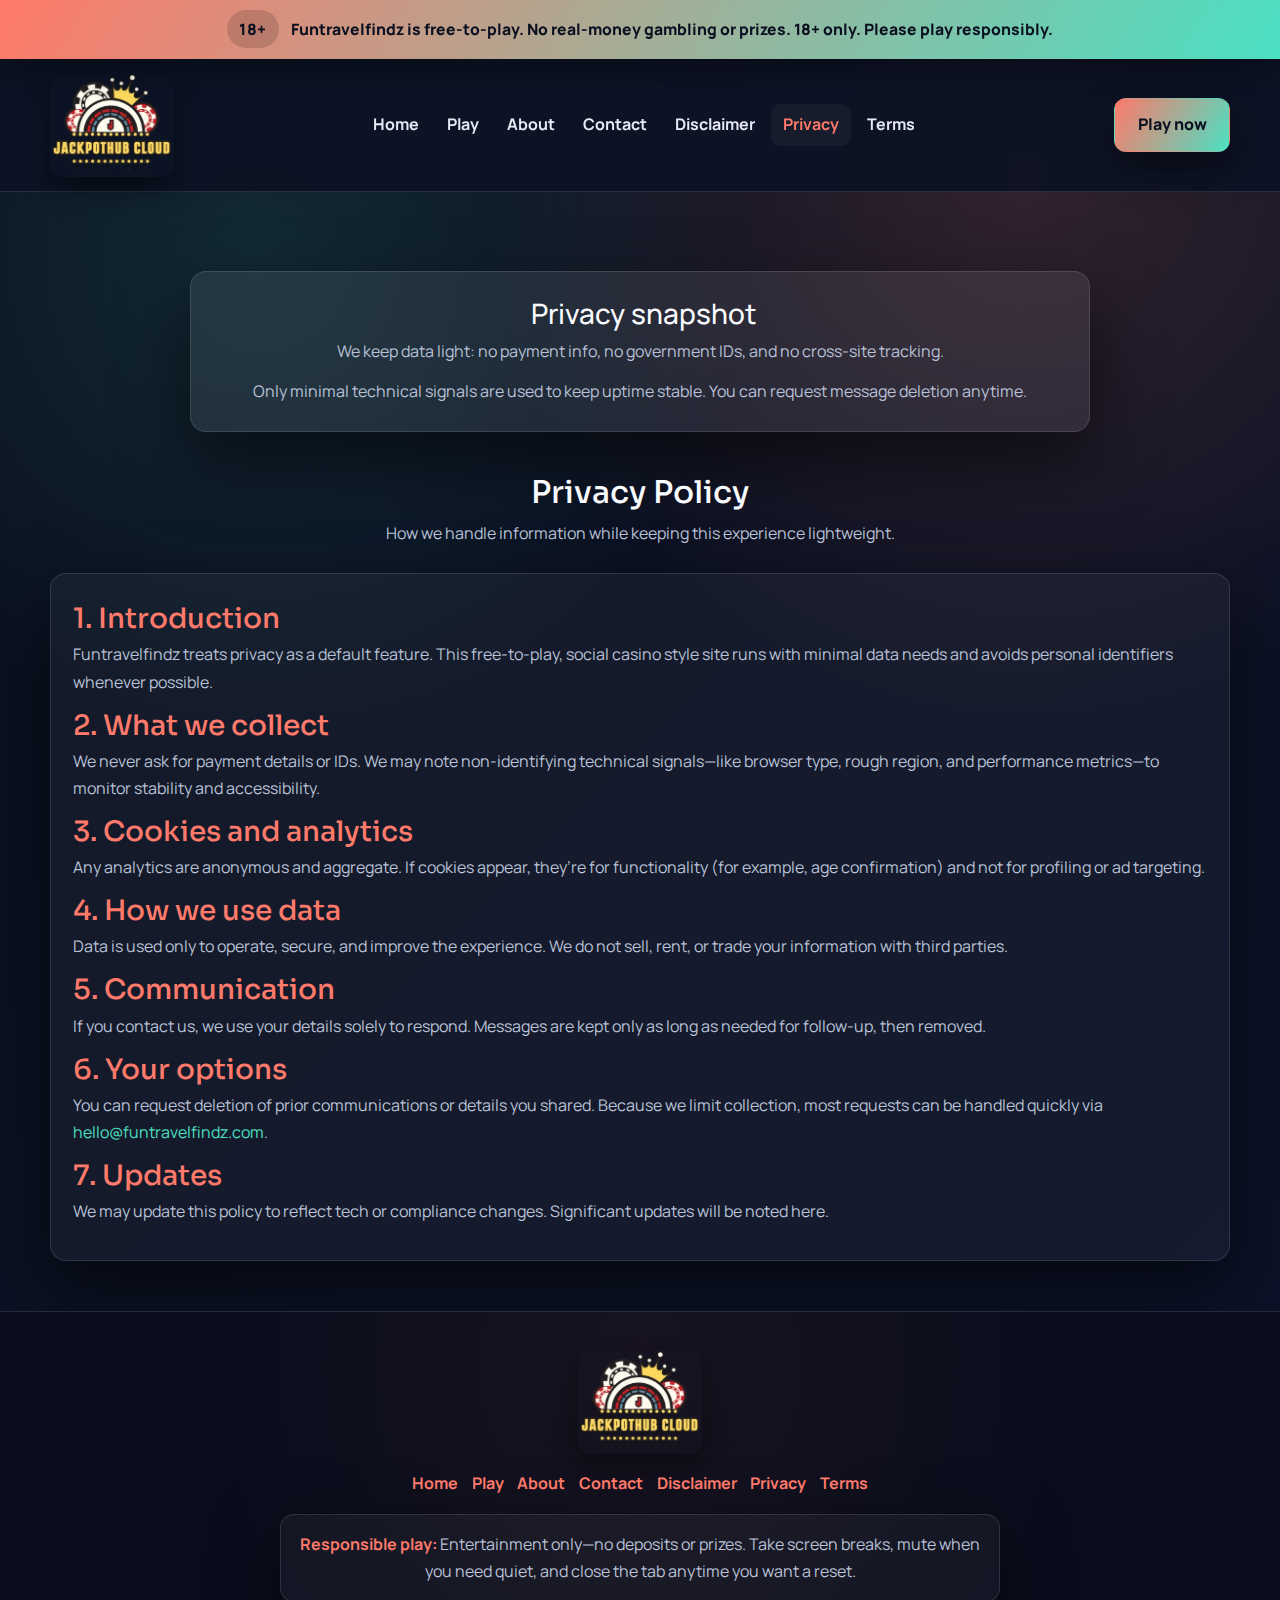
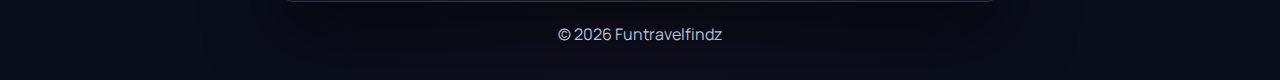
<file: privacy-policy/index.html>
<!doctype html>
<html lang="en">
<head>
  <meta charset="utf-8">
  <meta name="viewport" content="width=device-width, initial-scale=1">
  <title>Privacy Policy - Funtravelfindz</title>
  <meta name="description" content="Privacy commitments for Funtravelfindz. Learn how we keep this free-to-play social casino style experience lightweight and respectful of your data.">
  <link rel="preconnect" href="https://fonts.googleapis.com">
  <link rel="preconnect" href="https://fonts.gstatic.com" crossorigin>
  <link href="https://fonts.googleapis.com/css2?family=Manrope:wght@400;600;700&family=Sora:wght@600;700&display=swap" rel="stylesheet">
  <link href="https://cdn.jsdelivr.net/npm/bootstrap@5.3.3/dist/css/bootstrap.min.css" rel="stylesheet">
  <link rel="icon" href="/favicon.ico">
  <link rel="apple-touch-icon" href="/apple-touch-icon.png">
  <style>
:root{
  --bg: #0c1224;
  --panel: rgba(255,255,255,0.04);
  --panel-strong: rgba(255,255,255,0.08);
  --text: #e7eaf5;
  --muted: #b9c2d8;
  --heading: #f9fbff;
  --accent: #ff7a6a;
  --accent-2: #4be0c3;
  --border: rgba(255,255,255,0.12);
  --font-heading: "Sora", "Inter", system-ui, sans-serif;
  --font-body: "Manrope", "Inter", system-ui, sans-serif;
  --shadow: 0 28px 70px rgba(0,0,0,0.55);
}
*{box-sizing:border-box}
body.site-shell-h1q4{
  margin:0;
  font-family:var(--font-body);
  background:
    radial-gradient(circle at 20% 15%, rgba(75,224,195,0.12), transparent 28%),
    radial-gradient(circle at 80% 10%, rgba(255,122,106,0.16), transparent 30%),
    linear-gradient(135deg, #090f1e, #0c1224 55%, #0b1229);
  color:var(--text);
  line-height:1.7;
  min-height:100vh;
  -webkit-font-smoothing:antialiased;
}
a{color:var(--accent-2); text-decoration:none; transition:color .18s, opacity .18s}
a:hover{color:var(--accent); opacity:0.9}
.container-w9s3{width:min(1180px, 100% - 2.4rem); margin:0 auto}
.notice-banner-f7r1{background:linear-gradient(120deg, var(--accent), var(--accent-2)); color:#0b1021; padding:0.65rem 0; font-weight:800; text-align:center; position:relative; z-index:80; box-shadow:0 10px 30px rgba(0,0,0,0.35);}
.banner-inner-k3m2{display:flex; justify-content:center; align-items:center; gap:0.75rem; flex-wrap:wrap; font-size:0.98rem;}
.banner-pill-d5c8{background:rgba(0,0,0,0.14); padding:0.35rem 0.75rem; border-radius:999px; font-weight:900; letter-spacing:0.6px; color:#0b1021;}
.nav-bar-p8v4{position:sticky; top:0; z-index:70; background:rgba(12,18,36,0.92); border-bottom:1px solid var(--border); backdrop-filter:blur(18px);}
.nav-bar-p8v4 .nav-shell-b4m7{display:flex; align-items:center; justify-content:space-between; padding:0.9rem 0;}
.brand-block-j1s9{display:flex; align-items:center; gap:0.65rem;}
.brand-logo-r2t7{width:124px; border-radius:12px; box-shadow:0 12px 28px rgba(0,0,0,0.45);}
.nav-links-l7c1{display:flex; align-items:center; gap:0.25rem;}
.nav-link-b6m5{color:var(--text); padding:0.45rem 0.75rem; border-radius:10px; font-weight:700; transition:background .16s, color .16s;}
.nav-link-b6m5:hover,.nav-link-b6m5.active{background:var(--panel); color:var(--accent);}
.nav-btn-u5p4{background:linear-gradient(120deg, var(--accent), var(--accent-2)); color:#0b1021; padding:0.78rem 1.4rem; border-radius:12px; font-weight:800; border:1px solid transparent; box-shadow:0 16px 40px rgba(0,0,0,0.45);}
.nav-btn-u5p4:hover{transform:translateY(-2px)}
.section-wrap-t4c2{padding:3.1rem 0}
.section-title-d8j5{font-family:var(--font-heading); color:var(--heading); font-size:1.95rem; margin:0 0 0.55rem; text-align:center;}
.section-sub-l0r3{color:var(--muted); text-align:center; margin:0;}
.disclaimer-box-j2n8{background:var(--panel-strong); border:1px solid var(--border); border-radius:16px; padding:1.6rem; text-align:center; box-shadow:var(--shadow); max-width:900px; margin:1.8rem auto 0;}
.disclaimer-box-j2n8 h3{margin:0 0 0.45rem; color:var(--heading)}
.disclaimer-box-j2n8 p{margin:0 0 0.8rem; color:var(--muted)}
.content-block-l8p4{background:var(--panel); border:1px solid var(--border); border-radius:16px; padding:1.4rem; box-shadow:var(--shadow); margin-top:1.6rem;}
.content-block-l8p4 h3{color:var(--accent); margin-top:0.4rem; margin-bottom:0.35rem; font-family:var(--font-heading)}
.content-block-l8p4 p{color:var(--muted); margin:0 0 0.8rem}
.footer-section-y3b2{background:rgba(10,14,28,0.96); border-top:1px solid var(--border); padding:2.4rem 1rem 2rem; text-align:center; position:relative; overflow:hidden;}
.footer-section-y3b2::before{content:""; position:absolute; inset:0; background:radial-gradient(circle at 50% 15%, rgba(255,122,106,0.06), transparent 60%); z-index:0;}
.footer-inner-i6e4{position:relative; z-index:1}
.footer-brand-h7u3{display:flex; justify-content:center; align-items:center; gap:0.7rem; margin-bottom:1rem;}
.footer-links-a7u5{list-style:none; padding:0; margin:0 0 1rem; display:flex; justify-content:center; gap:0.85rem; flex-wrap:wrap;}
.footer-links-a7u5 a{color:var(--accent); font-weight:700}
.footer-links-a7u5 a:hover{color:var(--accent-2)}
.footer-copy-c2d8{color:var(--muted); margin:0}
.scroll-top-k6r5{position:fixed; right:22px; bottom:22px; width:46px; height:46px; border-radius:50%; border:none; background:var(--accent); color:#0b1021; display:flex; align-items:center; justify-content:center; cursor:pointer; box-shadow:0 16px 36px rgba(0,0,0,0.55); opacity:0; visibility:hidden; transition:all .16s; z-index:90;}
.scroll-top-k6r5.show{opacity:1; visibility:visible}
.scroll-top-k6r5:hover{background:var(--accent-2)}
.sr-only{position:absolute; width:1px; height:1px; padding:0; margin:-1px; overflow:hidden; clip:rect(0,0,0,0); border:0;}
@media (max-width: 768px){
  .nav-links-l7c1{display:none}
  .nav-bar-p8v4 .nav-shell-b4m7{flex-wrap:wrap; gap:0.75rem}
}
  </style>
</head>
<body class="site-shell-h1q4">

<div class="notice-banner-f7r1">
  <div class="container-w9s3 banner-inner-k3m2">
    <span class="banner-pill-d5c8">18+</span>
    <span>Funtravelfindz is free-to-play. No real-money gambling or prizes. 18+ only. Please play responsibly.</span>
  </div>
</div>

<header class="nav-bar-p8v4">
  <div class="container-w9s3 nav-shell-b4m7">
    <a class="brand-block-j1s9" href="/">
      <img class="brand-logo-r2t7" src="../assets/img.png" alt="Funtravelfindz logo">
      <span class="sr-only">Funtravelfindz</span>
    </a>
    <div class="nav-links-l7c1">
      <a class="nav-link-b6m5" href="/">Home</a>
      <a class="nav-link-b6m5" href="/play">Play</a>
      <a class="nav-link-b6m5" href="/#about">About</a>
      <a class="nav-link-b6m5" href="/#contact">Contact</a>
      <a class="nav-link-b6m5" href="/disclaimer">Disclaimer</a>
      <a class="nav-link-b6m5 active" href="/privacy-policy">Privacy</a>
      <a class="nav-link-b6m5" href="/terms-and-conditions">Terms</a>
    </div>
    <a class="nav-btn-u5p4" href="/play">Play now</a>
  </div>
</header>

<main>
  <section class="section-wrap-t4c2" style="padding-bottom:1.6rem">
    <div class="container-w9s3">
      <div class="disclaimer-box-j2n8">
        <h3><i class="fas fa-lock me-2"></i> Privacy snapshot</h3>
        <p>We keep data light: no payment info, no government IDs, and no cross-site tracking.</p>
        <p style="margin-bottom:0">Only minimal technical signals are used to keep uptime stable. You can request message deletion anytime.</p>
      </div>
    </div>
  </section>

  <section id="privacy-policy" class="section-wrap-t4c2" style="padding-top:1rem">
    <div class="container-w9s3">
      <h2 class="section-title-d8j5">Privacy Policy</h2>
      <p class="section-sub-l0r3">How we handle information while keeping this experience lightweight.</p>
      <div class="content-block-l8p4">
        <h3>1. Introduction</h3>
        <p>Funtravelfindz treats privacy as a default feature. This free-to-play, social casino style site runs with minimal data needs and avoids personal identifiers whenever possible.</p>
        <h3>2. What we collect</h3>
        <p>We never ask for payment details or IDs. We may note non-identifying technical signals—like browser type, rough region, and performance metrics—to monitor stability and accessibility.</p>
        <h3>3. Cookies and analytics</h3>
        <p>Any analytics are anonymous and aggregate. If cookies appear, they’re for functionality (for example, age confirmation) and not for profiling or ad targeting.</p>
        <h3>4. How we use data</h3>
        <p>Data is used only to operate, secure, and improve the experience. We do not sell, rent, or trade your information with third parties.</p>
        <h3>5. Communication</h3>
        <p>If you contact us, we use your details solely to respond. Messages are kept only as long as needed for follow-up, then removed.</p>
        <h3>6. Your options</h3>
        <p>You can request deletion of prior communications or details you shared. Because we limit collection, most requests can be handled quickly via <a href="mailto:hello@funtravelfindz.com">hello@funtravelfindz.com</a>.</p>
        <h3>7. Updates</h3>
        <p>We may update this policy to reflect tech or compliance changes. Significant updates will be noted here.</p>
      </div>
    </div>
  </section>
</main>

<footer class="footer-section-y3b2">
  <div class="container-w9s3 footer-inner-i6e4">
    <div class="footer-brand-h7u3">
      <img class="brand-logo-r2t7" src="../assets/img.png" alt="Funtravelfindz logo">
      <span class="sr-only">Funtravelfindz</span>
    </div>
    <ul class="footer-links-a7u5">
      <li><a href="/">Home</a></li>
      <li><a href="/play">Play</a></li>
      <li><a href="/#about">About</a></li>
      <li><a href="/#contact">Contact</a></li>
      <li><a href="/disclaimer">Disclaimer</a></li>
      <li><a href="/privacy-policy">Privacy</a></li>
      <li><a href="/terms-and-conditions">Terms</a></li>
    </ul>
    <div style="max-width:720px;margin:0 auto 1.2rem;background:var(--panel);border:1px solid var(--border);border-radius:14px;padding:1rem;box-shadow:var(--shadow);color:var(--muted);">
      <strong style="color:var(--accent)">Responsible play:</strong> Entertainment only—no deposits or prizes. Take screen breaks, mute when you need quiet, and close the tab anytime you want a reset.
    </div>
    <p class="footer-copy-c2d8">© <span data-year></span> Funtravelfindz</p>
  </div>
</footer>

<button id="hubScrollTop" class="scroll-top-k6r5" aria-label="Scroll to top">
  <i class="fas fas-n3h9 fa-chevron-up"></i>
</button>

<script src="https://cdn.jsdelivr.net/npm/bootstrap@5.3.3/dist/js/bootstrap.bundle.min.js"></script>
<script src="../assets/main.js" defer></script>
</body>
</html>
</file>
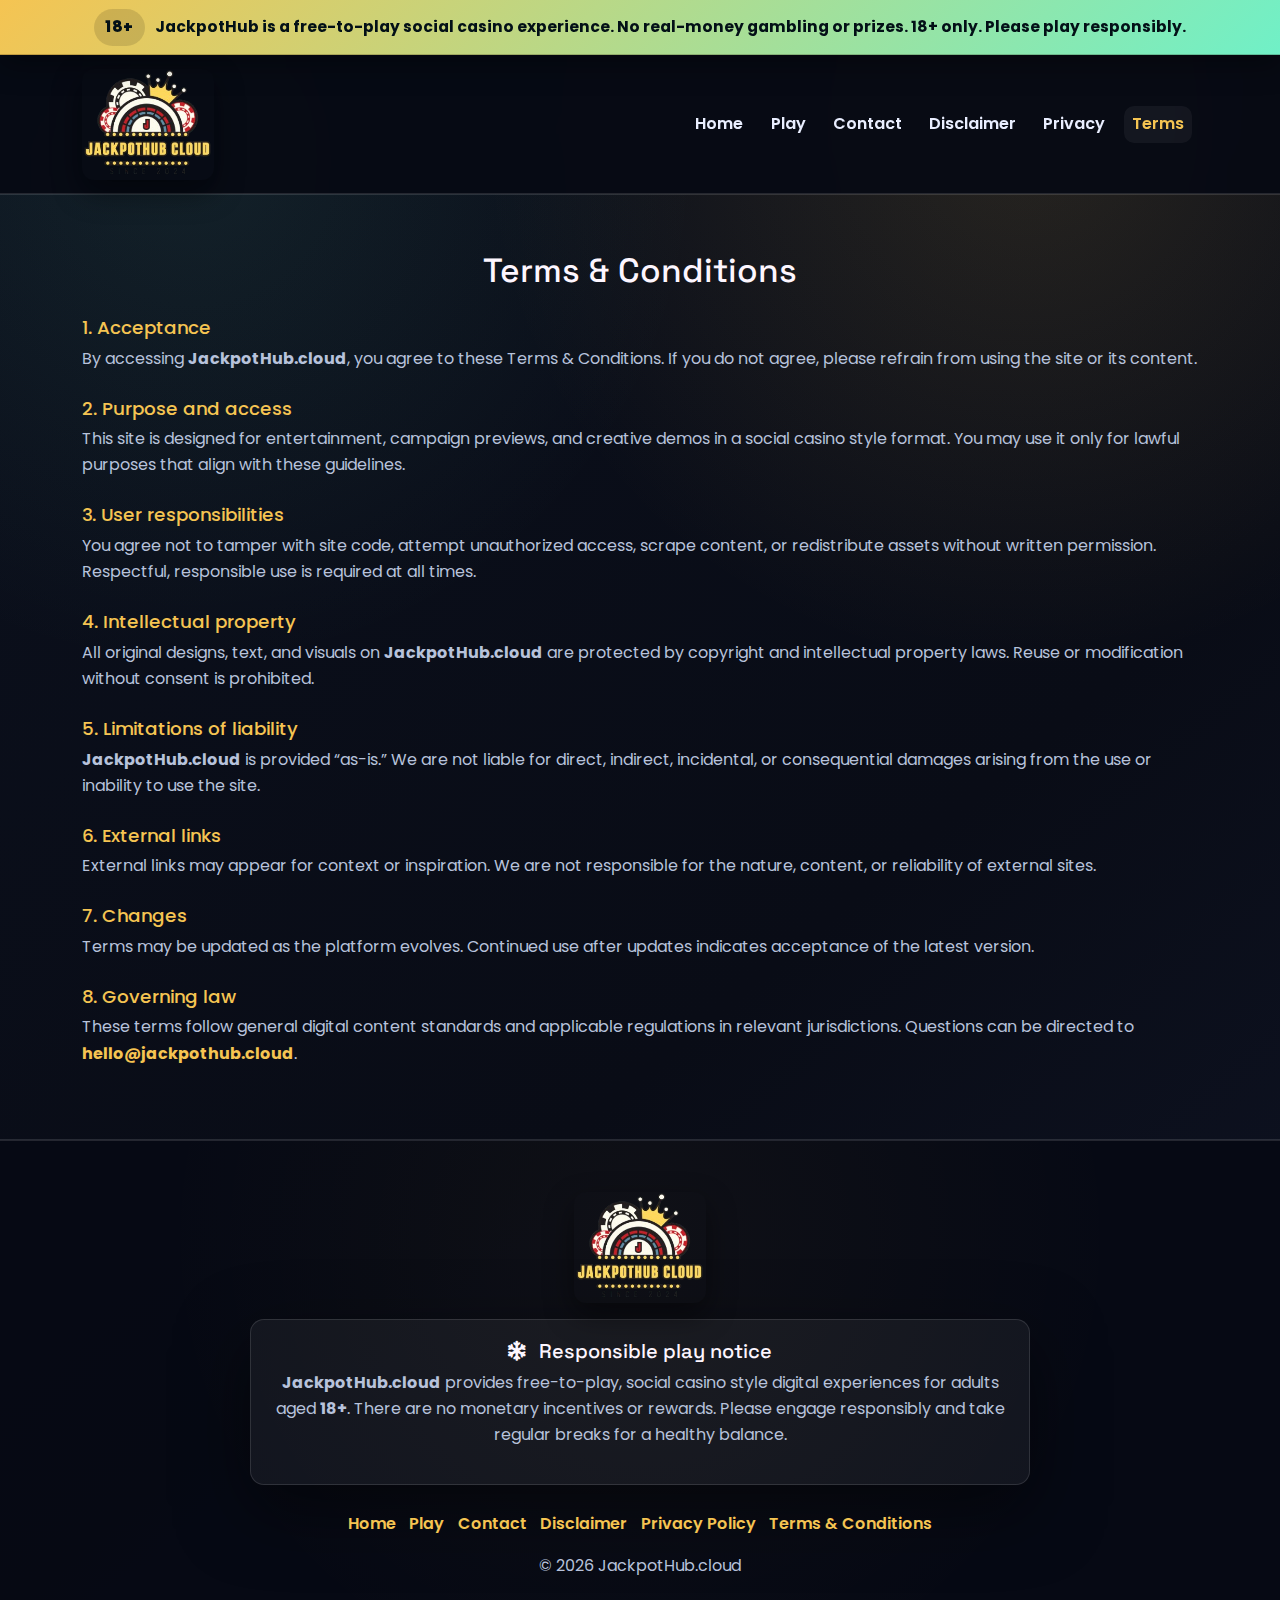
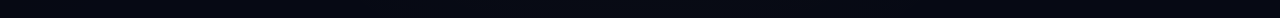
<file: terms-and-conditions/index.html>
<!doctype html>
<html lang="en">
<head>
  <meta charset="utf-8">
  <meta name="viewport" content="width=device-width, initial-scale=1">
  <title>Terms & Conditions - JackpotHub.cloud</title>
  <meta name="description" content="Terms and conditions for JackpotHub.cloud, the free-to-play, 18+ social casino style destination.">
  <link rel="preconnect" href="https://fonts.googleapis.com">
  <link rel="preconnect" href="https://fonts.gstatic.com" crossorigin>
  <link href="https://fonts.googleapis.com/css2?family=Poppins:wght@400;500;600;700&family=Space+Grotesk:wght@500;600;700&display=swap" rel="stylesheet">
  <link href="https://cdn.jsdelivr.net/npm/bootstrap@5.3.3/dist/css/bootstrap.min.css" rel="stylesheet">
  <link rel="stylesheet" href="https://cdnjs.cloudflare.com/ajax/libs/font-awesome/6.5.2/css/all.min.css">
  <style>
:root{
  --bg: #060a14;
  --panel: rgba(255,255,255,0.05);
  --panel-strong: rgba(255,255,255,0.08);
  --text: #e9eeff;
  --muted: #b7c2db;
  --heading: #fdf6ff;
  --accent: #f5c452;
  --accent-2: #70f0c7;
  --border: rgba(255,255,255,0.12);
  --radius: 14px;
  --font-heading: "Space Grotesk", "Inter", system-ui, sans-serif;
  --font-body: "Poppins", "Inter", system-ui, sans-serif;
  --shadow: 0 24px 70px rgba(0,0,0,0.5);
}

*{box-sizing:border-box}
body{
  margin:0;
  font-family:var(--font-body);
  background:
    radial-gradient(circle at 15% 10%, rgba(112,240,199,0.08), transparent 28%),
    radial-gradient(circle at 80% 8%, rgba(245,196,82,0.12), transparent 30%),
    linear-gradient(140deg, #070c19, #050812 60%, #0b1021);
  color:var(--text);
  line-height:1.65;
  min-height:100vh;
  -webkit-font-smoothing:antialiased;
}
a{color:var(--accent-2); text-decoration:none; transition:color .18s, opacity .18s}
a:hover{color:var(--accent); opacity:0.9}
.link-accent{color:var(--accent); font-weight:700}
.link-accent:hover{color:var(--accent-2)}
img{max-width:100%; display:block}

.container{width:min(1140px, 100% - 2rem); margin:0 auto}

.notice-banner{
  background:linear-gradient(135deg, var(--accent), var(--accent-2));
  color:#031017;
  padding:0.55rem 0;
  text-align:center;
  font-weight:700;
  border-bottom:1px solid rgba(0,0,0,0.2);
  box-shadow:0 10px 28px rgba(0,0,0,0.35);
  position:relative;
  z-index:70;
}
.banner-inner{
  display:flex;
  align-items:center;
  justify-content:center;
  gap:0.65rem;
  flex-wrap:wrap;
  font-size:0.97rem;
}
.banner-pill{
  background:rgba(0,0,0,0.12);
  color:#031017;
  padding:0.35rem 0.7rem;
  border-radius:999px;
  font-weight:800;
  letter-spacing:0.5px;
}

.jackpothub-cloud-nav{
  background:rgba(6,10,20,0.92);
  border-bottom:1px solid var(--border);
  backdrop-filter:blur(14px);
  position:sticky;
  top:0;
  z-index:60;
  padding:0.85rem 0;
}
.jackpothub-cloud-nav .navbar-brand{
  display:flex;
  align-items:center;
  gap:0.65rem;
  padding:0;
}
.brand-logo{
  width:132px;
  height:auto;
  display:block;
  border-radius:12px;
  box-shadow:0 12px 30px rgba(0,0,0,0.45);
}
.jackpothub-cloud-nav .nav-link{
  color:var(--text);
  font-weight:600;
  margin:0 0.35rem;
  padding:0.35rem 0.65rem;
  border-radius:10px;
  transition:background .15s, color .15s;
}
.jackpothub-cloud-nav .nav-link.active,
.jackpothub-cloud-nav .nav-link:hover{
  background:var(--panel);
  color:var(--accent);
}
.navbar-toggler{
  border:1px solid var(--border);
  color:var(--text);
}
.navbar-toggler:focus{box-shadow:0 0 0 3px rgba(112,240,199,0.18)}

.jackpothub-cloud-btn{
  display:inline-flex;
  align-items:center;
  justify-content:center;
  gap:0.4rem;
  padding:0.78rem 1.6rem;
  border-radius:12px;
  font-weight:700;
  border:1px solid transparent;
  cursor:pointer;
  transition:transform .16s ease, box-shadow .2s ease, background .2s ease, color .2s ease;
  text-decoration:none;
}
.jackpothub-cloud-btn.primary{
  background:linear-gradient(135deg, var(--accent), var(--accent-2));
  color:#060a14;
  box-shadow:0 14px 36px rgba(0,0,0,0.4);
}
.jackpothub-cloud-btn.primary:hover{transform:translateY(-2px)}
.jackpothub-cloud-btn.ghost{
  background:var(--panel);
  border-color:var(--border);
  color:var(--text);
}
.jackpothub-cloud-btn.ghost:hover{color:var(--accent)}

.eyebrow{
  text-transform:uppercase;
  letter-spacing:2px;
  font-size:0.78rem;
  color:var(--muted);
  margin:0 0 0.35rem;
}
.section-title{
  font-family:var(--font-heading);
  color:var(--heading);
  font-size:2.1rem;
  margin:0 0 0.45rem;
}
.section-sub{margin:0 0 1rem; color:var(--muted)}

.jackpothub-cloud-hero{
  position:relative;
  padding:clamp(3rem, 6vw, 4.8rem) 0;
  overflow:hidden;
}
.jackpothub-cloud-hero::before,
.jackpothub-cloud-hero::after{
  content:"";
  position:absolute;
  width:420px; height:420px;
  border-radius:50%;
  filter:blur(120px);
  opacity:0.35;
  z-index:0;
}
.jackpothub-cloud-hero::before{top:-120px; left:-60px; background:radial-gradient(circle, rgba(112,240,199,0.45), transparent 60%)}
.jackpothub-cloud-hero::after{bottom:-140px; right:-20px; background:radial-gradient(circle, rgba(245,196,82,0.45), transparent 60%)}
.hero-inner{
  position:relative;
  z-index:1;
  display:grid;
  grid-template-columns:1fr;
  gap:1.6rem;
  text-align:center;
}
.hero-title{
  font-family:var(--font-heading);
  font-size:2.8rem;
  line-height:1.08;
  margin:0 0 0.6rem;
}
.hero-sub{
  color:var(--muted);
  margin:0 auto;
  max-width:780px;
}
.hero-cta{display:flex; justify-content:center; gap:0.8rem; flex-wrap:wrap; margin-top:1.1rem}
.hero-badges{
  display:flex;
  justify-content:center;
  gap:0.6rem;
  flex-wrap:wrap;
}
.pill{
  display:inline-flex;
  align-items:center;
  gap:0.35rem;
  padding:0.4rem 0.8rem;
  border-radius:999px;
  background:var(--panel);
  border:1px solid var(--border);
  color:var(--muted);
  font-weight:600;
  font-size:0.95rem;
}
.pill.accent{
  background:rgba(245,196,82,0.14);
  color:var(--accent);
  border-color:rgba(245,196,82,0.4);
}

.jackpothub-cloud-disclaimer-card{padding:3rem 0}
.disclaimer-box{
  max-width:900px;
  margin:0 auto;
  background:var(--panel);
  border:1px solid var(--border);
  padding:1.4rem;
  border-radius:16px;
  text-align:center;
  box-shadow:var(--shadow);
}
.disclaimer-title{
  color:var(--heading);
  margin:0 0 0.35rem;
  font-family:var(--font-heading);
}
.disclaimer-heading{
  margin:0 0 0.4rem;
  color:var(--heading);
  font-family:var(--font-heading);
}
.disclaimer-text{color:var(--muted); margin:0 0 1rem}
.disclaimer-btn{
  background:var(--accent);
  color:#060a14;
  padding:0.6rem 1.25rem;
  border-radius:999px;
  font-weight:700;
  display:inline-block;
}
.disclaimer-btn:hover{background:var(--accent-2); color:#02150f}

.jackpothub-cloud-play{
  padding:3.5rem 0;
  text-align:center;
}
.game-wrapper{
  margin:2rem auto;
  display:flex;
  justify-content:center;
}
.game-wrapper > .w-100{
  width:100%;
  max-width:920px;
  text-align:center;
}
.game-frame{
  position:relative;
  width:100%;
  max-width:920px;
  border-radius:14px;
  overflow:hidden;
  background:linear-gradient(160deg, rgba(245,196,82,0.14), rgba(112,240,199,0.08));
  border:1px solid var(--border);
  box-shadow:0 16px 40px rgba(0,0,0,0.45);
}
.game-frame::before{content:""; display:block; padding-top:56.25%;}
.game-frame iframe{
  position:absolute;
  inset:0;
  width:100%;
  height:100%;
  border:0;
}
.game-caption{
  margin-top:0.5rem;
  color:var(--muted);
  font-weight:600;
}

.jackpothub-cloud-features{
  padding:3.5rem 0;
  background:rgba(255,255,255,0.01);
}
.feature-grid{
  display:grid;
  grid-template-columns:repeat(auto-fit, minmax(240px,1fr));
  gap:1rem;
  margin-top:1.6rem;
}
.feature-box{
  background:var(--panel);
  border:1px solid var(--border);
  padding:1.4rem;
  border-radius:12px;
  color:var(--text);
  transition:transform .16s, box-shadow .16s;
  box-shadow:var(--shadow);
}
.feature-box:hover{transform:translateY(-4px); box-shadow:0 18px 46px rgba(0,0,0,0.6)}
.feature-icon{font-size:1.9rem; color:var(--accent); margin-bottom:0.4rem}
.feature-box h4{margin:0 0 0.35rem; font-family:var(--font-heading)}
.feature-box p{margin:0; color:var(--muted)}

.jackpothub-cloud-about{padding:3.8rem 0}
.about-grid{
  display:grid;
  grid-template-columns:1fr 1fr;
  gap:1.8rem;
  align-items:center;
}
.about-visual{
  background:linear-gradient(145deg, rgba(245,196,82,0.2), rgba(112,240,199,0.16));
  border:1px solid var(--border);
  border-radius:16px;
  padding:1.5rem;
  position:relative;
  box-shadow:var(--shadow);
  overflow:hidden;
}
.about-visual::after{
  content:"JH";
  position:absolute;
  right:14px;
  bottom:8px;
  font-size:3.6rem;
  font-weight:800;
  color:rgba(255,255,255,0.06);
  letter-spacing:3px;
}
.about-visual img{border-radius:12px; box-shadow:0 16px 36px rgba(0,0,0,0.55)}
.about-text p{color:var(--muted); margin:0 0 0.8rem}
.about-text .jackpothub-cloud-btn{margin-top:0.4rem}

.jackpothub-cloud-reviews{
  padding:3.5rem 0;
  text-align:center;
}
.reviews-grid{
  max-width:940px;
  margin:0 auto;
  display:grid;
  grid-template-columns:repeat(auto-fit, minmax(260px,1fr));
  gap:1rem;
}
.review-card{
  background:var(--panel);
  border:1px solid var(--border);
  padding:1.2rem;
  border-radius:12px;
  box-shadow:var(--shadow);
}
.review-text{font-style:italic; color:var(--text); margin:0 0 0.6rem}
.review-author{color:var(--accent); font-weight:700; margin:0}

.jackpothub-cloud-contact{
  background:rgba(255,255,255,0.01);
  padding:4rem 0;
}
.contact-grid{
  display:grid;
  grid-template-columns:1fr 1fr;
  gap:1.6rem;
}
.contact-info{
  background:var(--panel);
  border:1px solid var(--border);
  border-radius:12px;
  padding:1.1rem;
  color:var(--text);
}
.contact-info p{margin:0.1rem 0; color:var(--muted)}
.contact-info strong{color:var(--text)}
.contact-form{
  background:var(--panel);
  border:1px solid var(--border);
  border-radius:12px;
  padding:1.1rem;
  display:flex;
  flex-direction:column;
  gap:0.9rem;
  box-shadow:var(--shadow);
}
.contact-form input,
.contact-form textarea{
  width:100%;
  padding:0.78rem 0.9rem;
  border-radius:10px;
  border:1px solid var(--border);
  background:rgba(255,255,255,0.03);
  color:var(--text);
  font-size:1rem;
  transition:border .16s, box-shadow .16s;
}
.contact-form input:focus,
.contact-form textarea:focus{
  outline:none;
  border-color:var(--accent-2);
  box-shadow:0 0 0 3px rgba(112,240,199,0.18);
}
.form-status{
  min-height:20px;
  color:var(--muted);
}
.form-status.success{color:#8ef8c8}
.form-status.error{color:#f5c452}

.jackpothub-cloud-legal{
  background:rgba(255,255,255,0.02);
  border-top:1px solid var(--border);
  border-bottom:1px solid var(--border);
  padding:3.5rem 0;
}
.jackpothub-cloud-legal .section-title{text-align:center}
.jackpothub-cloud-legal .subheading{
  color:var(--accent);
  font-size:1.15rem;
  margin:1.6rem 0 0.4rem;
}
.jackpothub-cloud-legal p{
  color:var(--muted);
  margin:0 0 1rem;
}

.jackpothub-cloud-footer{
  background:rgba(6,10,20,0.95);
  color:var(--text);
  text-align:center;
  padding:3.2rem 1rem 2.4rem;
  border-top:1px solid var(--border);
  position:relative;
  overflow:hidden;
}
.jackpothub-cloud-footer::before{
  content:"";
  position:absolute;
  inset:0;
  background:radial-gradient(circle at 50% 20%, rgba(245,196,82,0.04), transparent 65%);
  z-index:0;
}
.jackpothub-cloud-footer .container{position:relative; z-index:1}
.footer-brand{
  display:flex;
  align-items:center;
  justify-content:center;
  gap:0.7rem;
  margin-bottom:1rem;
}
.footer-disclaimer{
  background:var(--panel);
  border:1px solid var(--border);
  color:var(--muted);
  max-width:780px;
  margin:0 auto 1.6rem;
  padding:1.2rem;
  border-radius:14px;
  box-shadow:var(--shadow);
}
.footer-links{
  display:flex;
  justify-content:center;
  gap:0.85rem;
  flex-wrap:wrap;
  padding:0;
  margin:0 0 1rem;
  list-style:none;
}
.footer-links a{
  color:var(--accent);
  font-weight:600;
}
.footer-links a:hover{color:var(--accent-2)}
.footer-copy{
  color:var(--muted);
  margin:0;
}

.jackpothub-cloud-popup{
  position:fixed;
  inset:0;
  display:flex;
  align-items:center;
  justify-content:center;
  background:rgba(0,0,0,0.82);
  z-index:9999;
  opacity:0;
  visibility:hidden;
  transition:opacity .2s, visibility .2s;
  padding:1rem;
}
.jackpothub-cloud-popup.active{opacity:1; visibility:visible}
.jackpothub-cloud-popup .popup-inner{
  background:linear-gradient(160deg, rgba(6,10,20,0.96), rgba(6,10,20,0.98));
  border:1px solid var(--border);
  color:var(--text);
  padding:1.6rem;
  border-radius:14px;
  max-width:520px;
  text-align:center;
  box-shadow:var(--shadow);
}
.jackpothub-cloud-popup h3{margin:0 0 0.4rem; color:var(--heading)}
.jackpothub-cloud-popup p{margin:0 0 0.8rem; color:var(--muted)}
.popup-buttons{display:flex; justify-content:center; gap:0.6rem; flex-wrap:wrap}
.popup-buttons .exit{background:transparent; border:1px solid var(--border); color:var(--heading)}
.popup-buttons .exit:hover{background:var(--panel)}

.jackpothub-cloud-scroll{
  position:fixed;
  right:22px;
  bottom:22px;
  width:44px;
  height:44px;
  border-radius:50%;
  border:none;
  background:var(--accent);
  color:#060a14;
  display:flex;
  align-items:center;
  justify-content:center;
  cursor:pointer;
  box-shadow:0 14px 34px rgba(0,0,0,0.55);
  opacity:0;
  visibility:hidden;
  transition:all .16s;
  z-index:90;
}
.jackpothub-cloud-scroll.show{opacity:1; visibility:visible}
.jackpothub-cloud-scroll:hover{background:var(--accent-2)}

.sr-only{
  position:absolute;
  width:1px;
  height:1px;
  padding:0;
  margin:-1px;
  overflow:hidden;
  clip:rect(0,0,0,0);
  border:0;
}

@media (max-width: 992px){
  .about-grid,
  .contact-grid{
    grid-template-columns:1fr;
  }
  .hero-title{font-size:2.4rem}
}
@media (max-width: 768px){
  .hero-title{font-size:2.05rem}
  .game-frame{max-width:100%}
  .jackpothub-cloud-nav{padding:0.75rem 0}
}
@media (max-width: 576px){
  .hero-cta{flex-direction:column}
  .brand-logo{width:114px}
}

</style>
</head>
<body class="jackpothub-cloud jackpothub-cloud-q3l5">

<div class="notice-banner notice-banner-e5s8">
  <div class="container container-y8i1 banner-inner banner-inner-q1h5">
    <span class="banner-pill banner-pill-j0j6">18+</span>
    <span>JackpotHub is a free-to-play social casino experience. No real-money gambling or prizes. 18+ only. Please play responsibly.</span>
  </div>
</div>

<nav class="navbar navbar-x3m9 navbar-expand-lg navbar-expand-lg-g0e0 jackpothub-cloud-nav jackpothub-cloud-nav-f4h6">
  <div class="container container-y8i1 d-flex d-flex-t3n4 align-items-center align-items-center-h2j8 justify-content-between justify-content-between-f1r2">
    <a class="navbar-brand navbar-brand-s2x9" href="/">
      <img class="brand-logo brand-logo-b0x8" src="../assets/img.png" alt="JackpotHub logo">
      <span class="sr-only sr-only-h5i1">JackpotHub.cloud</span>
    </a>
    <button class="navbar-toggler navbar-toggler-x0c2" type="button" data-bs-toggle="collapse" data-bs-target="#navMenu" aria-controls="navMenu" aria-expanded="false" aria-label="Toggle navigation">
      <span class="navbar-toggler-icon navbar-toggler-icon-d3g0"><i class="fas fas-w5m1 fa-bars fa-bars-u5d3"></i></span>
    </button>

    <div class="collapse collapse-h9s1 navbar-collapse navbar-collapse-a6i4 justify-content-end justify-content-end-k7j9" id="navMenu">
      <ul class="navbar-nav navbar-nav-u6m1 mb-2 mb-2-j8b9 mb-lg-0 mb-lg-0-n4j0 align-items-lg-center align-items-lg-center-j6x6">
        <li class="nav-item nav-item-k8b2"><a class="nav-link nav-link-n5l7" href="/">Home</a></li>
        <li class="nav-item nav-item-k8b2"><a class="nav-link nav-link-n5l7" href="/play">Play</a></li>
        <li class="nav-item nav-item-k8b2"><a class="nav-link nav-link-n5l7" href="/#contact">Contact</a></li>
        <li class="nav-item nav-item-k8b2"><a class="nav-link nav-link-n5l7" href="/disclaimer">Disclaimer</a></li>
        <li class="nav-item nav-item-k8b2"><a class="nav-link nav-link-n5l7" href="/privacy-policy">Privacy</a></li>
        <li class="nav-item nav-item-k8b2"><a class="nav-link nav-link-n5l7 active active-e1d3" href="/terms-and-conditions">Terms</a></li>
      </ul>
    </div>
  </div>
</nav>

<section id="terms-and-conditions" class="jackpothub-cloud-legal jackpothub-cloud-legal-b6j3">
  <div class="container container-y8i1">
    <h2 class="section-title section-title-q8b8">Terms &amp; Conditions</h2>

    <h3 class="subheading subheading-t1b6">1. Acceptance</h3>
    <p>
      By accessing <strong>JackpotHub.cloud</strong>, you agree to these Terms &amp; Conditions. If you do not agree, please refrain
      from using the site or its content.
    </p>

    <h3 class="subheading subheading-t1b6">2. Purpose and access</h3>
    <p>
      This site is designed for entertainment, campaign previews, and creative demos in a social casino style format. You may use
      it only for lawful purposes that align with these guidelines.
    </p>

    <h3 class="subheading subheading-t1b6">3. User responsibilities</h3>
    <p>
      You agree not to tamper with site code, attempt unauthorized access, scrape content, or redistribute assets without written
      permission. Respectful, responsible use is required at all times.
    </p>

    <h3 class="subheading subheading-t1b6">4. Intellectual property</h3>
    <p>
      All original designs, text, and visuals on <strong>JackpotHub.cloud</strong> are protected by copyright and intellectual
      property laws. Reuse or modification without consent is prohibited.
    </p>

    <h3 class="subheading subheading-t1b6">5. Limitations of liability</h3>
    <p>
      <strong>JackpotHub.cloud</strong> is provided “as-is.” We are not liable for direct, indirect, incidental, or consequential
      damages arising from the use or inability to use the site.
    </p>

    <h3 class="subheading subheading-t1b6">6. External links</h3>
    <p>
      External links may appear for context or inspiration. We are not responsible for the nature, content, or reliability of
      external sites.
    </p>

    <h3 class="subheading subheading-t1b6">7. Changes</h3>
    <p>
      Terms may be updated as the platform evolves. Continued use after updates indicates acceptance of the latest version.
    </p>

    <h3 class="subheading subheading-t1b6">8. Governing law</h3>
    <p>
      These terms follow general digital content standards and applicable regulations in relevant jurisdictions. Questions can be
      directed to <a href="mailto:hello@jackpothub.cloud" class="link-accent link-accent-c2x6">hello@jackpothub.cloud</a>.
    </p>
  </div>
</section>

<footer class="jackpothub-cloud-footer jackpothub-cloud-footer-i1v5">
  <div class="container container-y8i1">
    <div class="footer-brand footer-brand-w6h7">
      <img class="brand-logo brand-logo-b0x8" src="../assets/img.png" alt="JackpotHub logo">
      <span class="sr-only sr-only-h5i1">JackpotHub.cloud</span>
    </div>

    <div class="footer-disclaimer footer-disclaimer-f2x6">
      <h5 class="disclaimer-heading disclaimer-heading-u5c4"><i class="fas fas-w5m1 fa-snowflake fa-snowflake-z1i6 me-2 me-2-u8d5"></i> Responsible play notice</h5>
      <p>
        <strong>JackpotHub.cloud</strong> provides free-to-play, social casino style digital experiences for adults aged
        <strong>18+</strong>. There are no monetary incentives or rewards. Please engage responsibly and take regular breaks
        for a healthy balance.
      </p>
    </div>

    <ul class="footer-links footer-links-m1s8">
      <li><a href="/">Home</a></li>
      <li><a href="/play">Play</a></li>
      <li><a href="/#contact">Contact</a></li>
      <li><a href="/disclaimer">Disclaimer</a></li>
      <li><a href="/privacy-policy">Privacy Policy</a></li>
      <li><a href="/terms-and-conditions">Terms &amp; Conditions</a></li>
    </ul>

    <p class="footer-copy footer-copy-m1n9">
      © <span data-year></span> JackpotHub.cloud
    </p>
  </div>
</footer>

<button id="hubScrollTop" class="jackpothub-cloud-scroll jackpothub-cloud-scroll-b0z0" aria-label="Scroll to top">
  <i class="fas fas-w5m1 fa-chevron-up fa-chevron-up-f3i5"></i>
</button>

<script src="https://cdn.jsdelivr.net/npm/bootstrap@5.3.3/dist/js/bootstrap.bundle.min.js"></script>
<script src="../assets/main.js" defer></script>
</body>
</html>
</file>
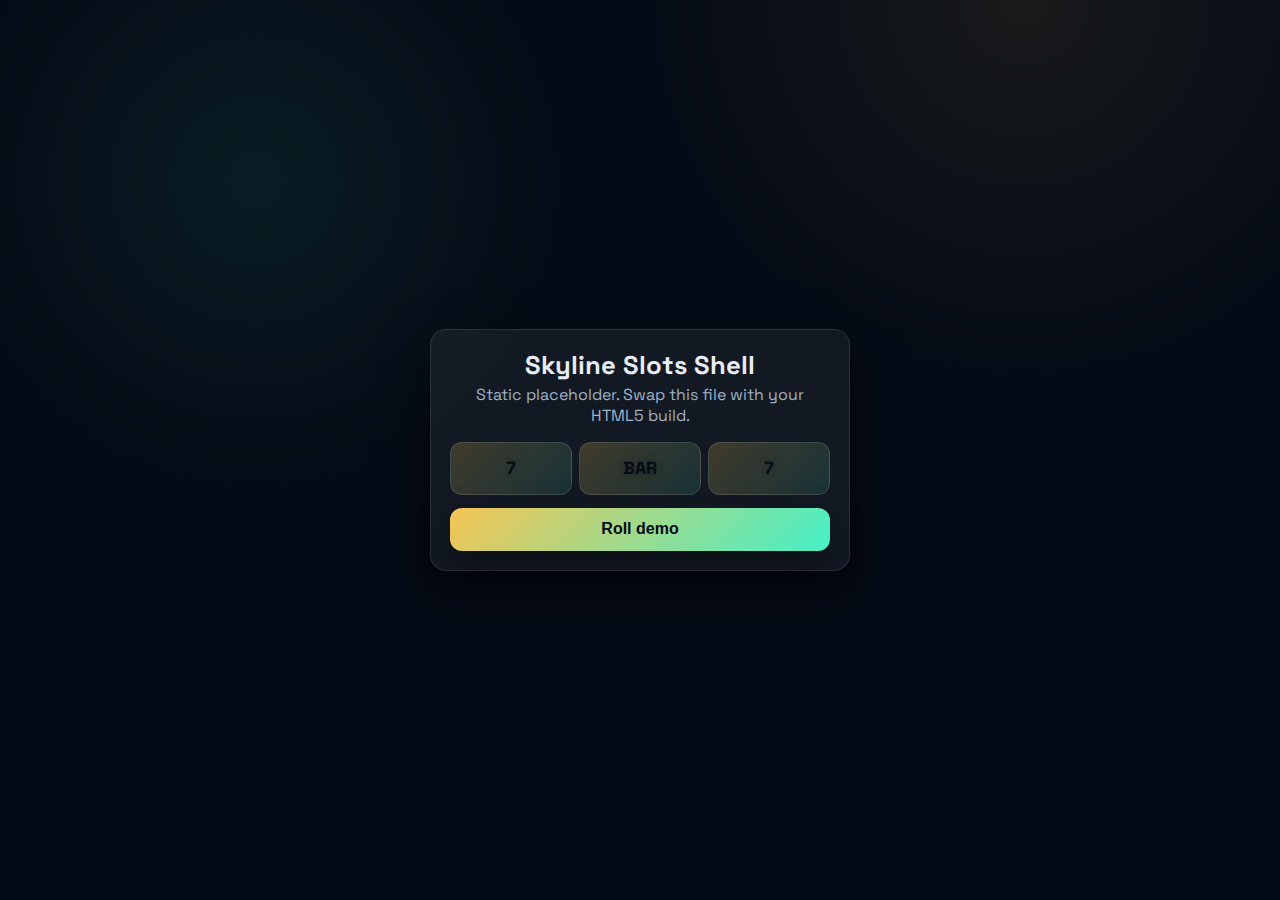
<file: games/game-1/index.html>
<!doctype html>
<html lang="en">
<head>
  <meta charset="utf-8">
  <meta name="viewport" content="width=device-width, initial-scale=1">
  <title>Game Shell 1 — Skyline Slots</title>
  <link rel="preconnect" href="https://fonts.googleapis.com">
  <link rel="preconnect" href="https://fonts.gstatic.com" crossorigin>
  <link href="https://fonts.googleapis.com/css2?family=Space+Grotesk:wght@500;700&display=swap" rel="stylesheet">
  <style>
    :root{
      --bg: #050b16;
      --accent: #f6c452;
      --accent-2: #45f0c8;
      --card: rgba(255,255,255,0.06);
      --text: #e8ecf5;
      --muted: #9fb1c8;
    }
    *{box-sizing:border-box}
    body{
      margin:0;
      font-family:"Space Grotesk", system-ui, sans-serif;
      min-height:100vh;
      background:radial-gradient(circle at 20% 20%, rgba(69,240,200,0.08), transparent 25%),
                 radial-gradient(circle at 80% 0%, rgba(246,196,82,0.08), transparent 28%),
                 #050b16;
      color:var(--text);
      display:flex;
      align-items:center;
      justify-content:center;
      padding:1rem;
    }
    .card{
      width:min(420px, 100%);
      background:var(--card);
      border:1px solid rgba(255,255,255,0.1);
      border-radius:16px;
      padding:1.2rem;
      box-shadow:0 18px 50px rgba(0,0,0,0.55);
      text-align:center;
    }
    h1{
      margin:0 0 0.2rem;
      font-size:1.6rem;
    }
    p{margin:0.2rem 0; color:var(--muted)}
    .reel{
      display:grid;
      grid-template-columns:repeat(3, 1fr);
      gap:0.4rem;
      margin:1rem 0 0.8rem;
    }
    .slot{
      padding:0.9rem 0.6rem;
      border-radius:12px;
      border:1px solid rgba(255,255,255,0.12);
      background:linear-gradient(135deg, rgba(246,196,82,0.2), rgba(69,240,200,0.12));
      font-weight:700;
      font-size:1.1rem;
      color:#050b16;
      text-shadow:0 1px 10px rgba(0,0,0,0.35);
    }
    button{
      background:linear-gradient(135deg, var(--accent), var(--accent-2));
      color:#050b16;
      font-weight:700;
      border:none;
      border-radius:12px;
      padding:0.8rem 1.2rem;
      cursor:pointer;
      box-shadow:0 14px 36px rgba(0,0,0,0.45);
      transition:transform .18s ease;
      width:100%;
      font-size:1rem;
    }
    button:hover{transform:translateY(-2px)}
  </style>
</head>
<body>
  <div class="card">
    <h1>Skyline Slots Shell</h1>
    <p>Static placeholder. Swap this file with your HTML5 build.</p>
    <div class="reel" id="reel">
      <div class="slot">7</div>
      <div class="slot">BAR</div>
      <div class="slot">7</div>
    </div>
    <button id="roll">Roll demo</button>
  </div>

  <script>
    const options = ["7", "BAR", "AAA", "JH", "WIN"];
    const reel = document.getElementById("reel");
    document.getElementById("roll").addEventListener("click", ()=>{
      reel.querySelectorAll(".slot").forEach(slot=>{
        const pick = options[Math.floor(Math.random()*options.length)];
        slot.textContent = pick;
      });
    });
  </script>
</body>
</html>
</file>
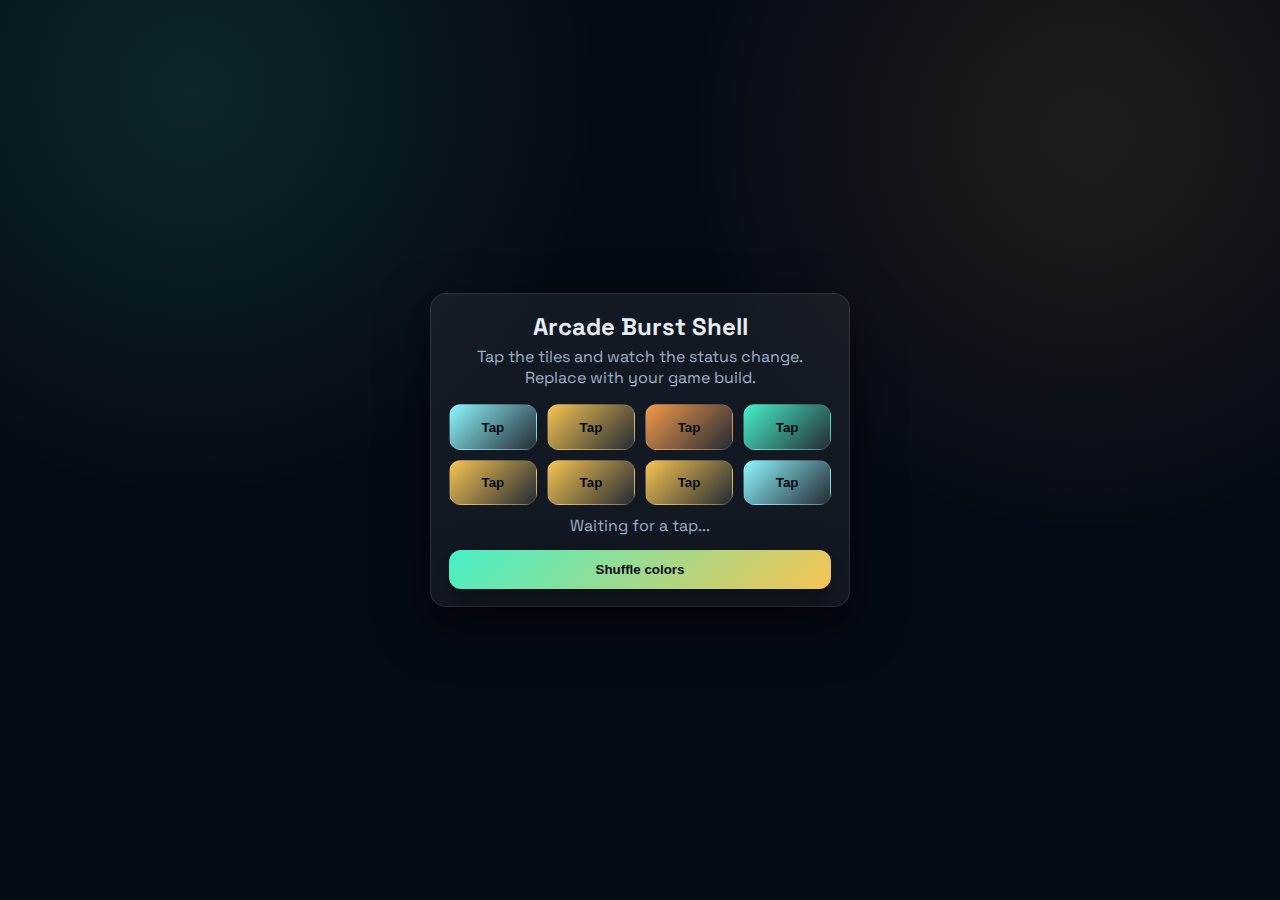
<file: games/game-2/index.html>
<!doctype html>
<html lang="en">
<head>
  <meta charset="utf-8">
  <meta name="viewport" content="width=device-width, initial-scale=1">
  <title>Game Shell 2 — Arcade Burst</title>
  <link rel="preconnect" href="https://fonts.googleapis.com">
  <link rel="preconnect" href="https://fonts.gstatic.com" crossorigin>
  <link href="https://fonts.googleapis.com/css2?family=Space+Grotesk:wght@500;700&display=swap" rel="stylesheet">
  <style>
    :root{
      --bg:#050b16;
      --card:rgba(255,255,255,0.06);
      --accent:#45f0c8;
      --accent-2:#f6c452;
      --text:#e8ecf5;
      --muted:#9fb1c8;
    }
    *{box-sizing:border-box}
    body{
      margin:0;
      min-height:100vh;
      font-family:"Space Grotesk", system-ui, sans-serif;
      background:radial-gradient(circle at 15% 10%, rgba(69,240,200,0.12), transparent 30%),
                 radial-gradient(circle at 85% 15%, rgba(246,196,82,0.1), transparent 30%),
                 #050b16;
      color:var(--text);
      display:flex;
      align-items:center;
      justify-content:center;
      padding:1rem;
    }
    .wrap{
      width:min(420px, 100%);
      background:var(--card);
      border:1px solid rgba(255,255,255,0.1);
      border-radius:16px;
      padding:1.1rem;
      box-shadow:0 18px 50px rgba(0,0,0,0.55);
      text-align:center;
    }
    h1{margin:0 0 0.2rem; font-size:1.5rem}
    p{margin:0.25rem 0; color:var(--muted)}
    .grid{
      display:grid;
      grid-template-columns:repeat(4, 1fr);
      gap:0.6rem;
      margin:1rem 0 0.6rem;
    }
    .tile{
      padding:0.9rem 0.6rem;
      border-radius:12px;
      border:1px solid rgba(255,255,255,0.12);
      background:linear-gradient(160deg, rgba(69,240,200,0.24), rgba(246,196,82,0.16));
      font-weight:700;
      color:#050b16;
      cursor:pointer;
      transition:transform .12s ease, box-shadow .12s ease;
    }
    .tile.active{
      box-shadow:0 0 0 2px rgba(69,240,200,0.4);
    }
    .tile:hover{transform:translateY(-2px)}
    .cta{
      margin-top:0.6rem;
      padding:0.75rem;
      border-radius:12px;
      background:linear-gradient(135deg, var(--accent), var(--accent-2));
      color:#050b16;
      font-weight:700;
      border:none;
      cursor:pointer;
      width:100%;
      box-shadow:0 14px 36px rgba(0,0,0,0.45);
      transition:transform .18s ease;
    }
    .cta:hover{transform:translateY(-2px)}
  </style>
</head>
<body>
  <div class="wrap">
    <h1>Arcade Burst Shell</h1>
    <p>Tap the tiles and watch the status change. Replace with your game build.</p>
    <div class="grid" id="tileGrid"></div>
    <p id="status">Waiting for a tap...</p>
    <button class="cta" id="shuffle">Shuffle colors</button>
  </div>

  <script>
    const colors = ["var(--accent)", "var(--accent-2)", "#8df7ff", "#f2994a"];
    const tileGrid = document.getElementById("tileGrid");
    const status = document.getElementById("status");
    const shuffleBtn = document.getElementById("shuffle");

    function buildGrid(){
      tileGrid.innerHTML = "";
      for(let i=0;i<8;i++){
        const tile = document.createElement("button");
        tile.className = "tile";
        tile.textContent = "Tap";
        tile.style.background = `linear-gradient(135deg, ${pick()}, rgba(255,255,255,0.08))`;
        tile.addEventListener("click", ()=>{
          tile.classList.toggle("active");
          tile.textContent = tile.classList.contains("active") ? "Active" : "Tap";
          status.textContent = "Tiles switched: " + document.querySelectorAll(".tile.active").length;
        });
        tileGrid.appendChild(tile);
      }
    }
    function pick(){
      return colors[Math.floor(Math.random()*colors.length)];
    }
    shuffleBtn.addEventListener("click", buildGrid);
    buildGrid();
  </script>
</body>
</html>
</file>
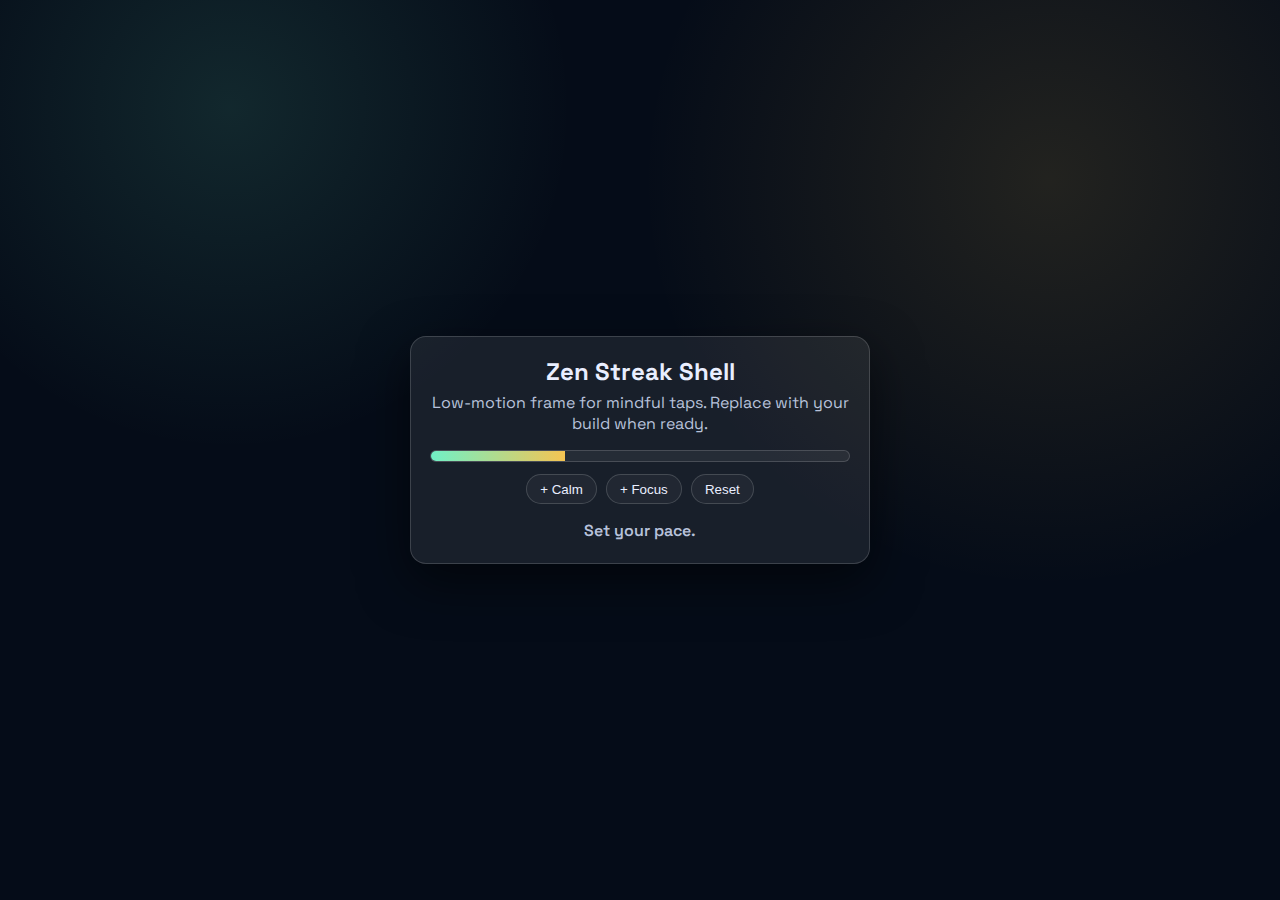
<file: games/game-3/index.html>
<!doctype html>
<html lang="en">
<head>
  <meta charset="utf-8">
  <meta name="viewport" content="width=device-width, initial-scale=1">
  <title>Game Shell 3 — Drift Calm</title>
  <link rel="preconnect" href="https://fonts.googleapis.com">
  <link rel="preconnect" href="https://fonts.gstatic.com" crossorigin>
  <link href="https://fonts.googleapis.com/css2?family=Space+Grotesk:wght@500;700&display=swap" rel="stylesheet">
  <style>
    :root{
      --bg:#050c18;
      --card:rgba(255,255,255,0.08);
      --accent:#f5c452;
      --accent-2:#70f0c7;
      --text:#e9eeff;
      --muted:#b7c2db;
      --border:rgba(255,255,255,0.16);
    }
    *{box-sizing:border-box}
    body{
      margin:0;
      min-height:100vh;
      font-family:"Space Grotesk", system-ui, sans-serif;
      background:radial-gradient(circle at 18% 12%, rgba(112,240,199,0.12), transparent 26%),
                 radial-gradient(circle at 82% 20%, rgba(245,196,82,0.12), transparent 32%),
                 #050c18;
      color:var(--text);
      display:flex;
      align-items:center;
      justify-content:center;
      padding:1rem;
    }
    .shell{
      width:min(460px, 100%);
      background:var(--card);
      border:1px solid var(--border);
      border-radius:16px;
      padding:1.2rem;
      box-shadow:0 18px 50px rgba(0,0,0,0.55);
      text-align:center;
    }
    h1{margin:0 0 0.2rem; font-size:1.5rem}
    p{margin:0.3rem 0; color:var(--muted)}
    .meter{
      margin:1rem 0 0.4rem;
      height:12px;
      border-radius:999px;
      background:rgba(255,255,255,0.06);
      overflow:hidden;
      border:1px solid var(--border);
    }
    .fill{
      height:100%;
      width:32%;
      background:linear-gradient(90deg, var(--accent-2), var(--accent));
      transition:width .25s ease;
    }
    .chips{
      display:flex;
      justify-content:center;
      gap:0.6rem;
      margin:0.8rem 0 1rem;
    }
    .chip{
      padding:0.4rem 0.8rem;
      border-radius:999px;
      border:1px solid var(--border);
      background:rgba(255,255,255,0.04);
      color:var(--text);
      cursor:pointer;
      transition:transform .16s ease, border-color .16s ease;
    }
    .chip:hover{transform:translateY(-2px); border-color:var(--accent-2)}
    .log{
      min-height:24px;
      color:var(--muted);
      font-weight:600;
    }
  </style>
</head>
<body>
  <div class="shell">
    <h1>Zen Streak Shell</h1>
    <p>Low-motion frame for mindful taps. Replace with your build when ready.</p>
    <div class="meter"><div class="fill" id="fill"></div></div>
    <div class="chips">
      <button class="chip" data-boost="15">+ Calm</button>
      <button class="chip" data-boost="22">+ Focus</button>
      <button class="chip" data-boost="-18">Reset</button>
    </div>
    <div class="log" id="log">Set your pace.</div>
  </div>

  <script>
    const fill = document.getElementById("fill");
    const log = document.getElementById("log");
    document.querySelectorAll(".chip").forEach(chip => {
      chip.addEventListener("click", () => {
        const change = Number(chip.dataset.boost);
        const current = parseInt(fill.style.width, 10) || 32;
        const next = Math.min(100, Math.max(8, current + change));
        fill.style.width = next + "%";
        log.textContent = change < 0 ? "Reset to a calm state." : "Boost applied. Keep it light.";
      });
    });
  </script>
</body>
</html>
</file>
